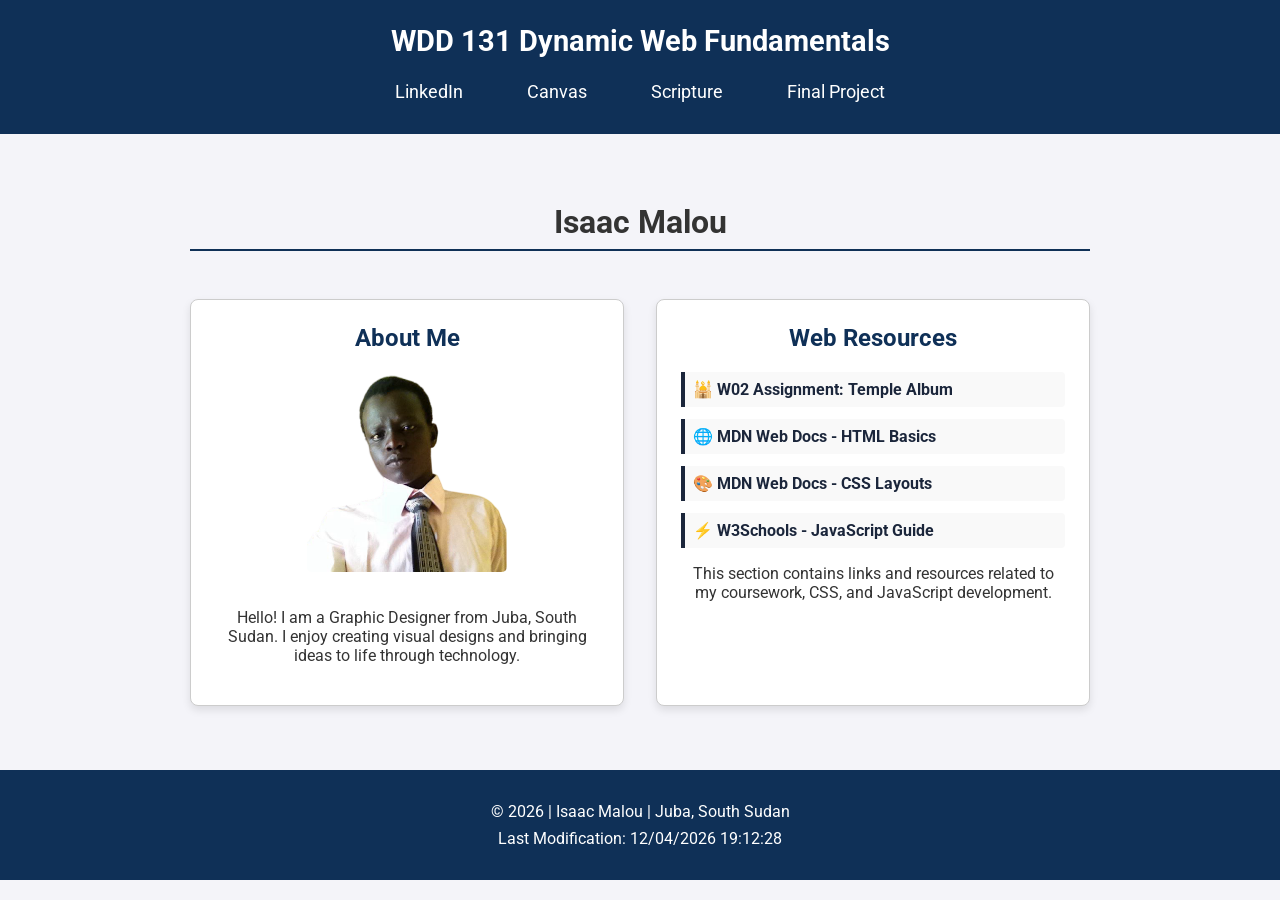
<file: index.html>
<!DOCTYPE html>
<html lang="en">

<head>
    <meta charset="UTF-8">
    <meta name="viewport" content="width=device-width, initial-scale=1.0">
    <title>WDD 131 - Dynamic Web Fundamentals - Isaac Malou</title>
    <meta name="description"
        content="WDD 131 - Dynamic Web Fundamentals. Isaac Malou's portfolio demonstrating HTML, CSS, and JavaScript fundamentals.">
    <meta name="author" content="Isaac Malou">


    <link rel="preconnect" href="https://fonts.googleapis.com">
    <link rel="preconnect" href="https://fonts.gstatic.com" crossorigin>
    <link href="https://fonts.googleapis.com/css2?family=Roboto:wght@400;700&display=swap" rel="stylesheet">


    <link rel="stylesheet" href="styles/base.css">
    <script src="scripts/getdates.js" defer></script>
</head>

<body>
    <header>
        <span id="course-title">WDD 131 Dynamic Web Fundamentals</span>
        <nav>
            <a href="https://www.linkedin.com" target="_blank" rel="noopener noreferrer">LinkedIn</a>
            <a href="https://byupw.instructure.com/" target="_blank" rel="noopener noreferrer">Canvas</a>
            <a href="https://www.churchofjesuschrist.org/study/scriptures/bofm/1-ne/3?lang=eng&id=p7#p7" target="_blank"
                rel="noopener noreferrer">Scripture</a>
            <a href="#">Final Project</a>
        </nav>
    </header>

<main>
    <h1>Isaac Malou</h1>

    <section class="card">
        <h2>About Me</h2>
        <img src="images/profile.png" alt="Isaac Malou Profile Picture" width="200" height="200">
        <p>Hello! I am a Graphic Designer from Juba, South Sudan. I enjoy creating visual designs and bringing ideas to
            life through technology.</p>
    </section>

    <section class="card">
        <h2>Web Resources</h2>
        <ul class="resource-list">
            <li><a href="temples.html">🕌 W02 Assignment: Temple Album</a></li>
            <li><a href="https://developer.mozilla.org/en-US/docs/Web/HTML" target="_blank" rel="noopener noreferrer">🌐
                    MDN Web Docs - HTML Basics</a></li>
            <li><a href="https://developer.mozilla.org/en-US/docs/Web/CSS" target="_blank" rel="noopener noreferrer">🎨
                    MDN Web Docs - CSS Layouts</a></li>
            <li><a href="https://www.w3schools.com/js/" target="_blank" rel="noopener noreferrer">⚡ W3Schools -
                    JavaScript Guide</a></li>
        </ul>
        <p>This section contains links and resources related to my coursework, CSS, and JavaScript development.</p>
    </section>
</main>

    <footer>
        <p>&copy; <span id="currentyear"></span> | Isaac Malou | Juba, South Sudan</p>
        <p id="lastModified"></p>
    </footer>
</body>

</html>
</file>
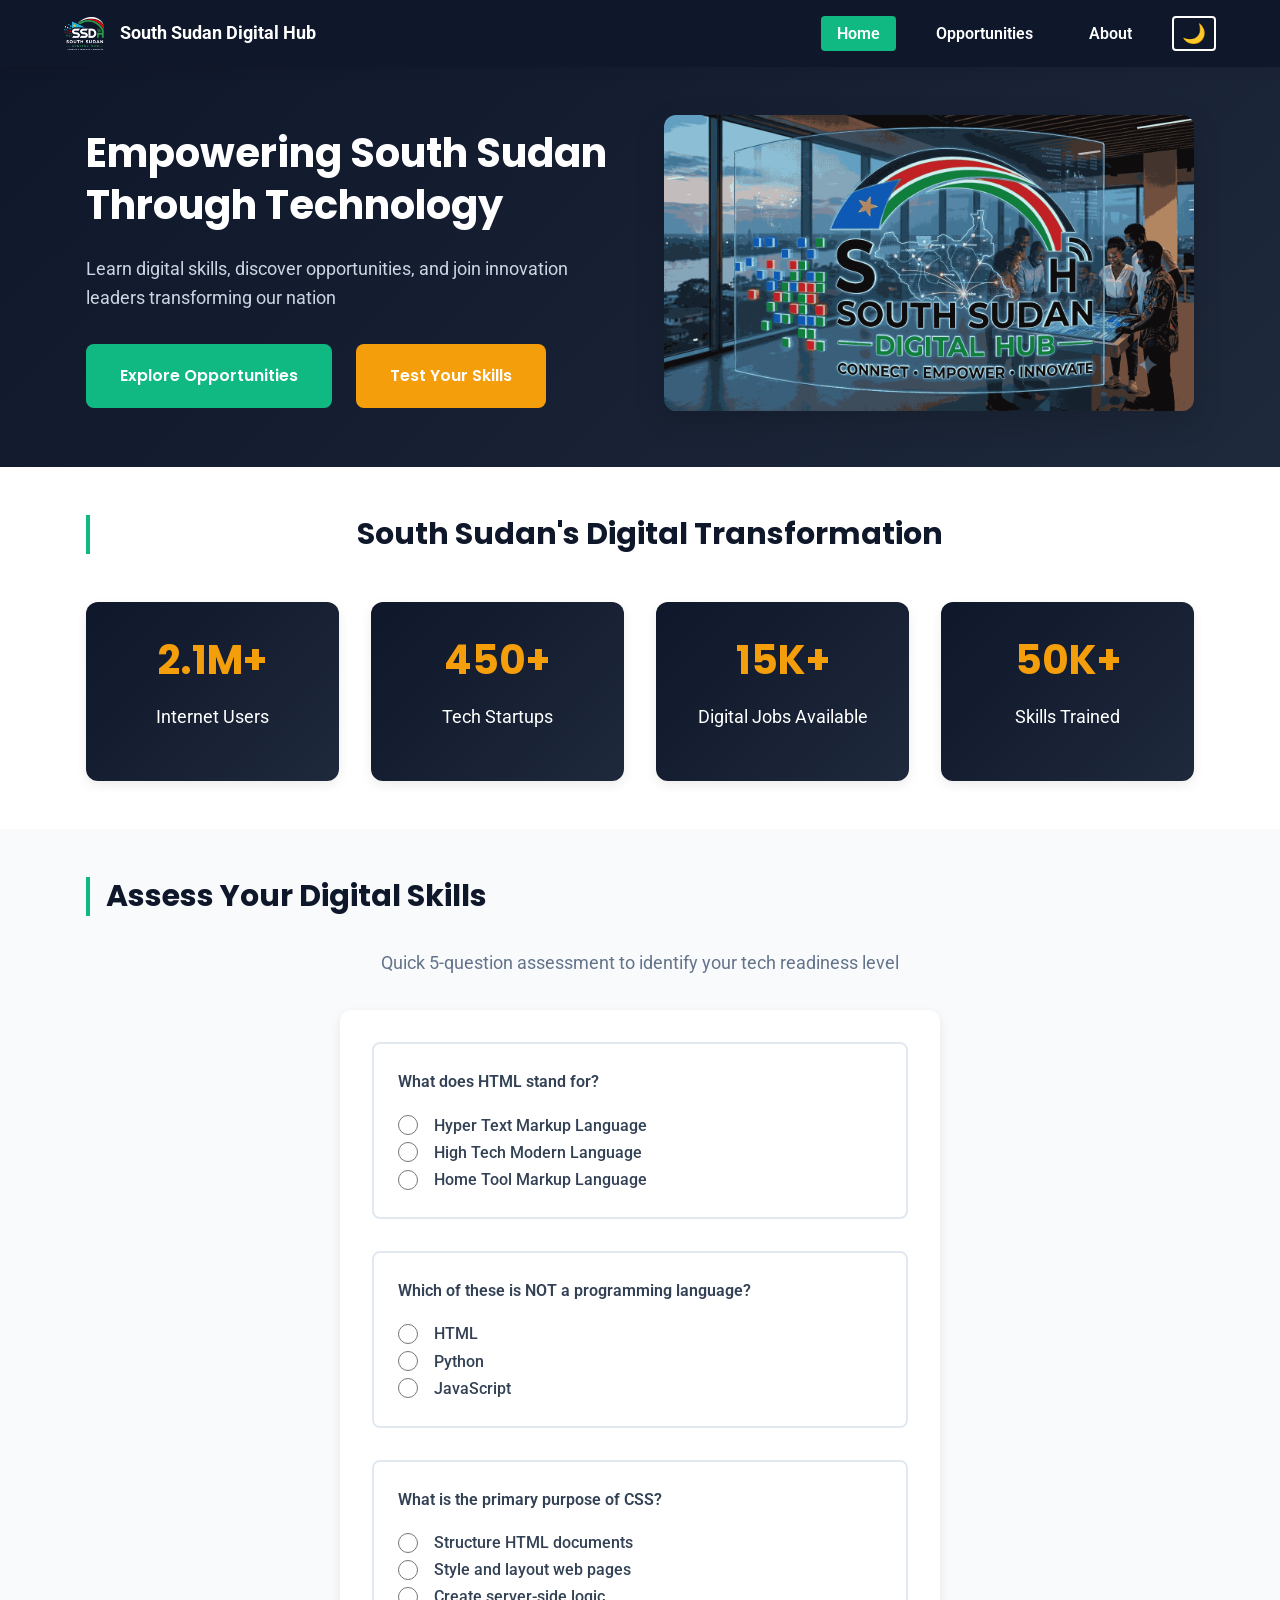
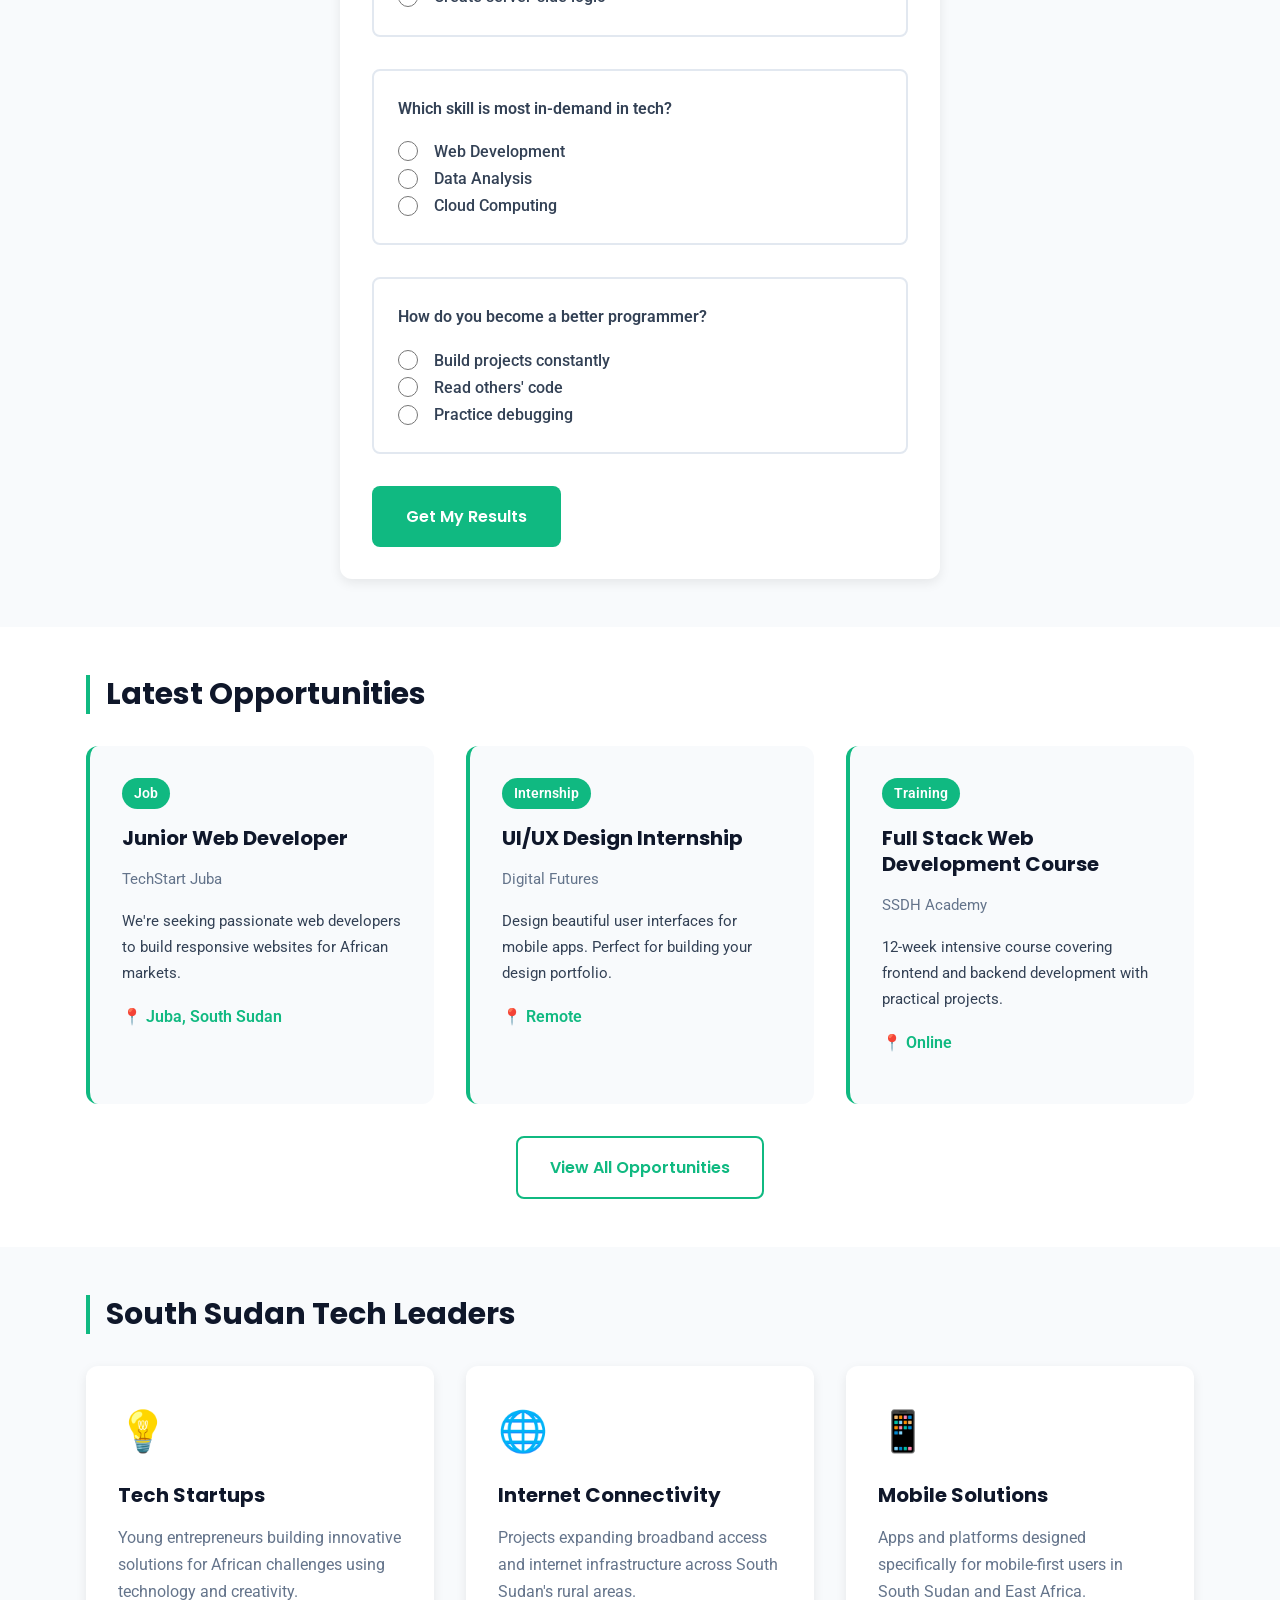
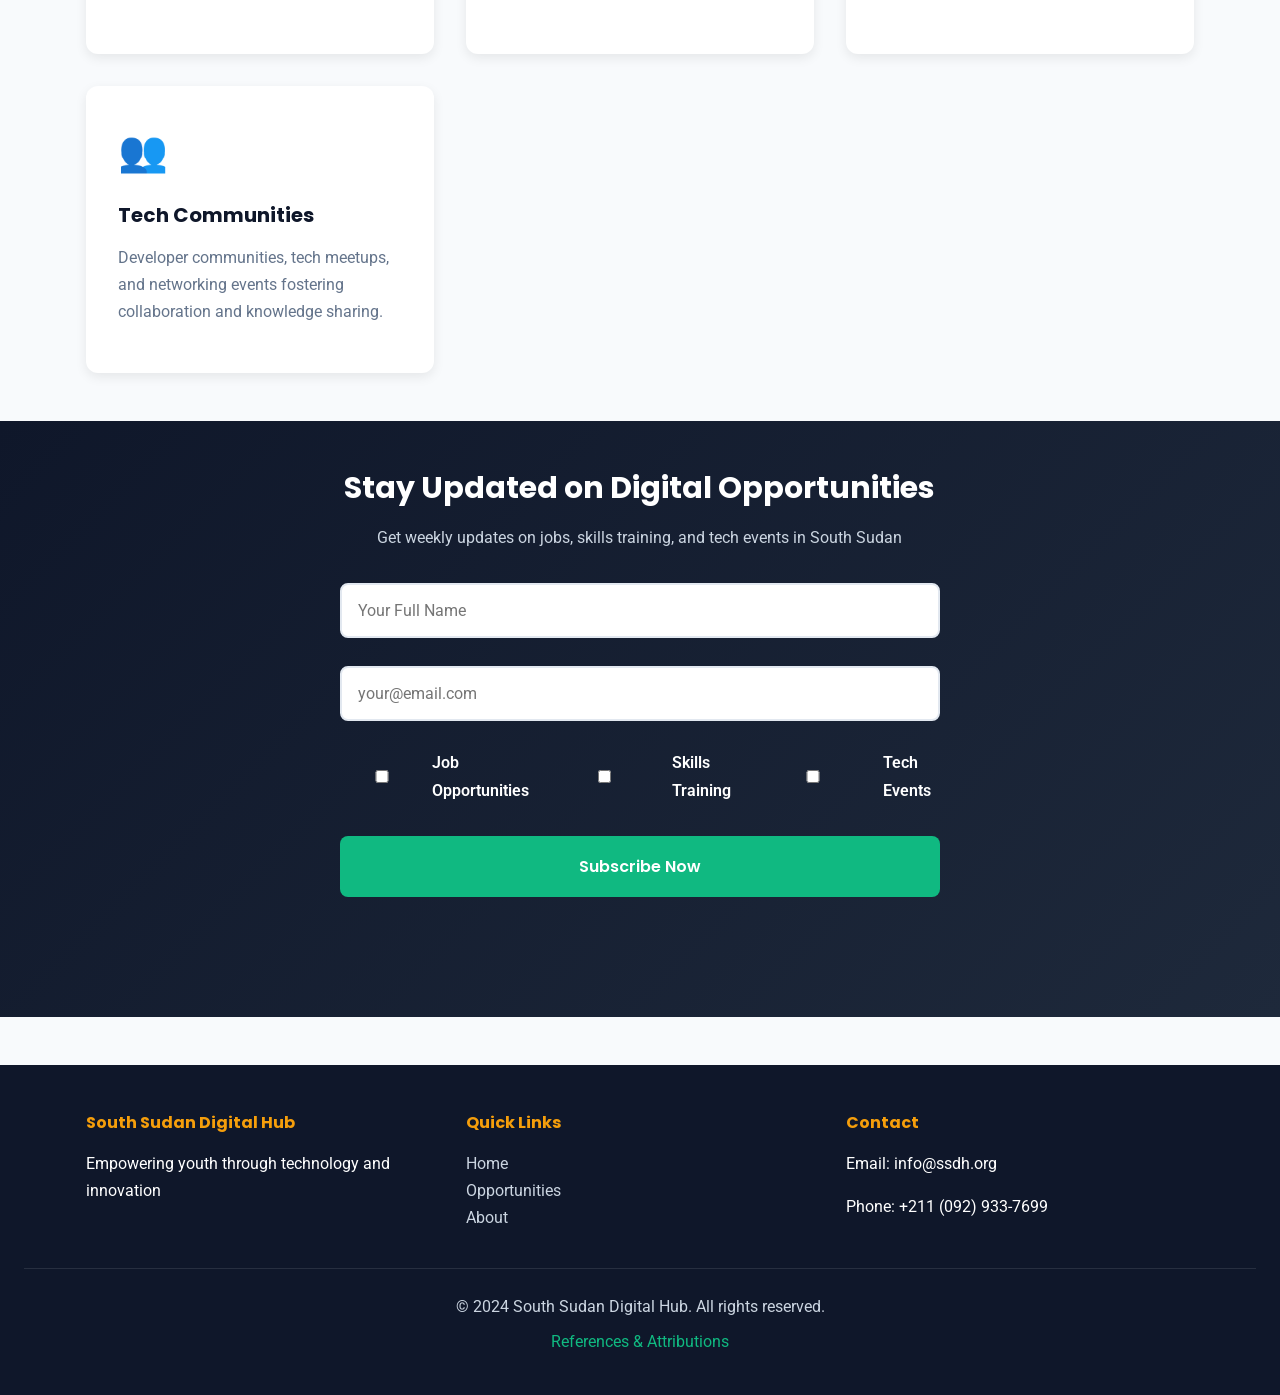
<file: siteplan/index.html>
<!DOCTYPE html>
<html lang="en">
<head>
    <meta charset="UTF-8">
    <meta name="viewport" content="width=device-width, initial-scale=1.0">
    <meta name="description" content="South Sudan Digital Hub - Connecting young people with digital skills, innovation opportunities, and technology resources to drive economic growth.">
    <meta name="author" content="Isaac Malou">
    <meta name="theme-color" content="#0F172A">
    
    <title>South Sudan Digital Hub - Technology & Innovation Hub</title>
    
    <link rel="preconnect" href="https://fonts.googleapis.com">
    <link rel="preconnect" href="https://fonts.gstatic.com" crossorigin>
    <link href="https://fonts.googleapis.com/css2?family=Poppins:wght@400;600;700&family=Roboto:wght@300;400;500&display=swap" rel="stylesheet">
    <link rel="stylesheet" href="styles/styles.css">
</head>
<body>
    <!-- Navigation -->
    <nav class="navbar">
        <div class="container nav-container">
            <div class="nav-brand">
                <img src="images/ssdh_logo0.png" alt="SSDH Logo" class="nav-logo">
                <span>South Sudan Digital Hub</span>
            </div>
            <button class="menu-toggle" id="menuToggle" aria-label="Toggle menu">
                <span></span>
                <span></span>
                <span></span>
            </button>
            <ul class="nav-menu" id="navMenu">
                <li><a href="index.html" class="active">Home</a></li>
                <li><a href="opportunities.html">Opportunities</a></li>
                <li><a href="about.html">About</a></li>
                <li><button id="themeToggle" class="theme-btn" aria-label="Toggle dark mode">🌙</button></li>
            </ul>
        </div>
    </nav>

    <!-- Hero Section -->
    <header class="hero">
        <div class="container">
            <div class="hero-content">
                <h1>Empowering South Sudan Through Technology</h1>
                <p class="hero-subtitle">Learn digital skills, discover opportunities, and join innovation leaders transforming our nation</p>
                <div class="hero-buttons">
                    <a href="opportunities.html" class="btn btn-primary">Explore Opportunities</a>
                    <a href="#skills-quiz" class="btn btn-secondary">Test Your Skills</a>
                </div>
            </div>
            <div class="hero-image">
                <img src="images/hero-tech.png" alt="South Sudan Digital Innovation" loading="lazy">
            </div>
        </div>
    </header>

    <main>
        <!-- Digital Impact Statistics -->
        <section class="statistics">
            <div class="container">
                <h2>South Sudan's Digital Transformation</h2>
                <div class="stats-grid">
                    <div class="stat-card">
                        <h3 class="stat-number" id="stat-users">2.1M+</h3>
                        <p>Internet Users</p>
                    </div>
                    <div class="stat-card">
                        <h3 class="stat-number" id="stat-startups">450+</h3>
                        <p>Tech Startups</p>
                    </div>
                    <div class="stat-card">
                        <h3 class="stat-number" id="stat-jobs">15K+</h3>
                        <p>Digital Jobs Available</p>
                    </div>
                    <div class="stat-card">
                        <h3 class="stat-number" id="stat-trained">50K+</h3>
                        <p>Skills Trained</p>
                    </div>
                </div>
            </div>
        </section>

        <!-- Skills Assessment Quiz -->
        <section class="skills-quiz" id="skills-quiz">
            <div class="container">
                <h2>Assess Your Digital Skills</h2>
                <p class="section-subtitle">Quick 5-question assessment to identify your tech readiness level</p>
                
                <div class="quiz-container">
                    <form id="quizForm">
                        <div class="quiz-questions" id="quizQuestions">
                            <!-- Questions will be populated by JavaScript -->
                        </div>
                        <button type="submit" class="btn btn-primary">Get My Results</button>
                    </form>
                    
                    <div id="quizResults" class="quiz-results" style="display: none;">
                        <h3>Your Digital Skills Level</h3>
                        <div class="result-badge" id="resultBadge"></div>
                        <p id="resultMessage"></p>
                        <div id="recommendedPath"></div>
                        <button class="btn btn-secondary" onclick="document.getElementById('quizForm').style.display='block'; document.getElementById('quizResults').style.display='none'; document.getElementById('quizForm').reset();">
                            Retake Quiz
                        </button>
                    </div>
                </div>
            </div>
        </section>

        <!-- Featured Opportunities -->
        <section class="featured-opportunities">
            <div class="container">
                <h2>Latest Opportunities</h2>
                <div class="opportunity-cards" id="opportunityCards">
                    <!-- Populated by JavaScript -->
                </div>
                <div class="view-all">
                    <a href="opportunities.html" class="btn btn-outline">View All Opportunities</a>
                </div>
            </div>
        </section>

        <!-- Innovation Highlights -->
        <section class="innovations">
            <div class="container">
                <h2>South Sudan Tech Leaders</h2>
                <div class="innovation-grid" id="innovationGrid">
                    <!-- Populated by JavaScript -->
                </div>
            </div>
        </section>

        <!-- Newsletter Signup Form -->
        <section class="newsletter">
            <div class="container">
                <h2>Stay Updated on Digital Opportunities</h2>
                <p>Get weekly updates on jobs, skills training, and tech events in South Sudan</p>
                <form id="newsletterForm" class="newsletter-form">
                    <div class="form-group">
                        <input type="text" id="userName" name="name" placeholder="Your Full Name" required>
                        <span class="error-message" id="nameError"></span>
                    </div>
                    <div class="form-group">
                        <input type="email" id="userEmail" name="email" placeholder="your@email.com" required>
                        <span class="error-message" id="emailError"></span>
                    </div>
                    <div class="form-group checkbox-group">
                        <label>
                            <input type="checkbox" name="interests" value="jobs"> Job Opportunities
                        </label>
                        <label>
                            <input type="checkbox" name="interests" value="training"> Skills Training
                        </label>
                        <label>
                            <input type="checkbox" name="interests" value="events"> Tech Events
                        </label>
                    </div>
                    <button type="submit" class="btn btn-primary">Subscribe Now</button>
                    <div id="formMessage" class="form-message"></div>
                </form>
            </div>
        </section>
    </main>

    <!-- Footer -->
    <footer>
        <div class="container footer-content">
            <div class="footer-section">
                <h4>South Sudan Digital Hub</h4>
                <p>Empowering youth through technology and innovation</p>
            </div>
            <div class="footer-section">
                <h4>Quick Links</h4>
                <ul>
                    <li><a href="index.html">Home</a></li>
                    <li><a href="opportunities.html">Opportunities</a></li>
                    <li><a href="about.html">About</a></li>
                </ul>
            </div>
            <div class="footer-section">
                <h4>Contact</h4>
                <p>Email: info@ssdh.org</p>
                <p>Phone: +211 (092) 933-7699</p>
            </div>
        </div>
        <div class="footer-bottom">
            <p>&copy; 2024 South Sudan Digital Hub. All rights reserved.</p>
            <p><a href="about.html#references">References & Attributions</a></p>
        </div>
    </footer>

    <script src="scripts/script.js"></script>
</body>
</html>
</file>
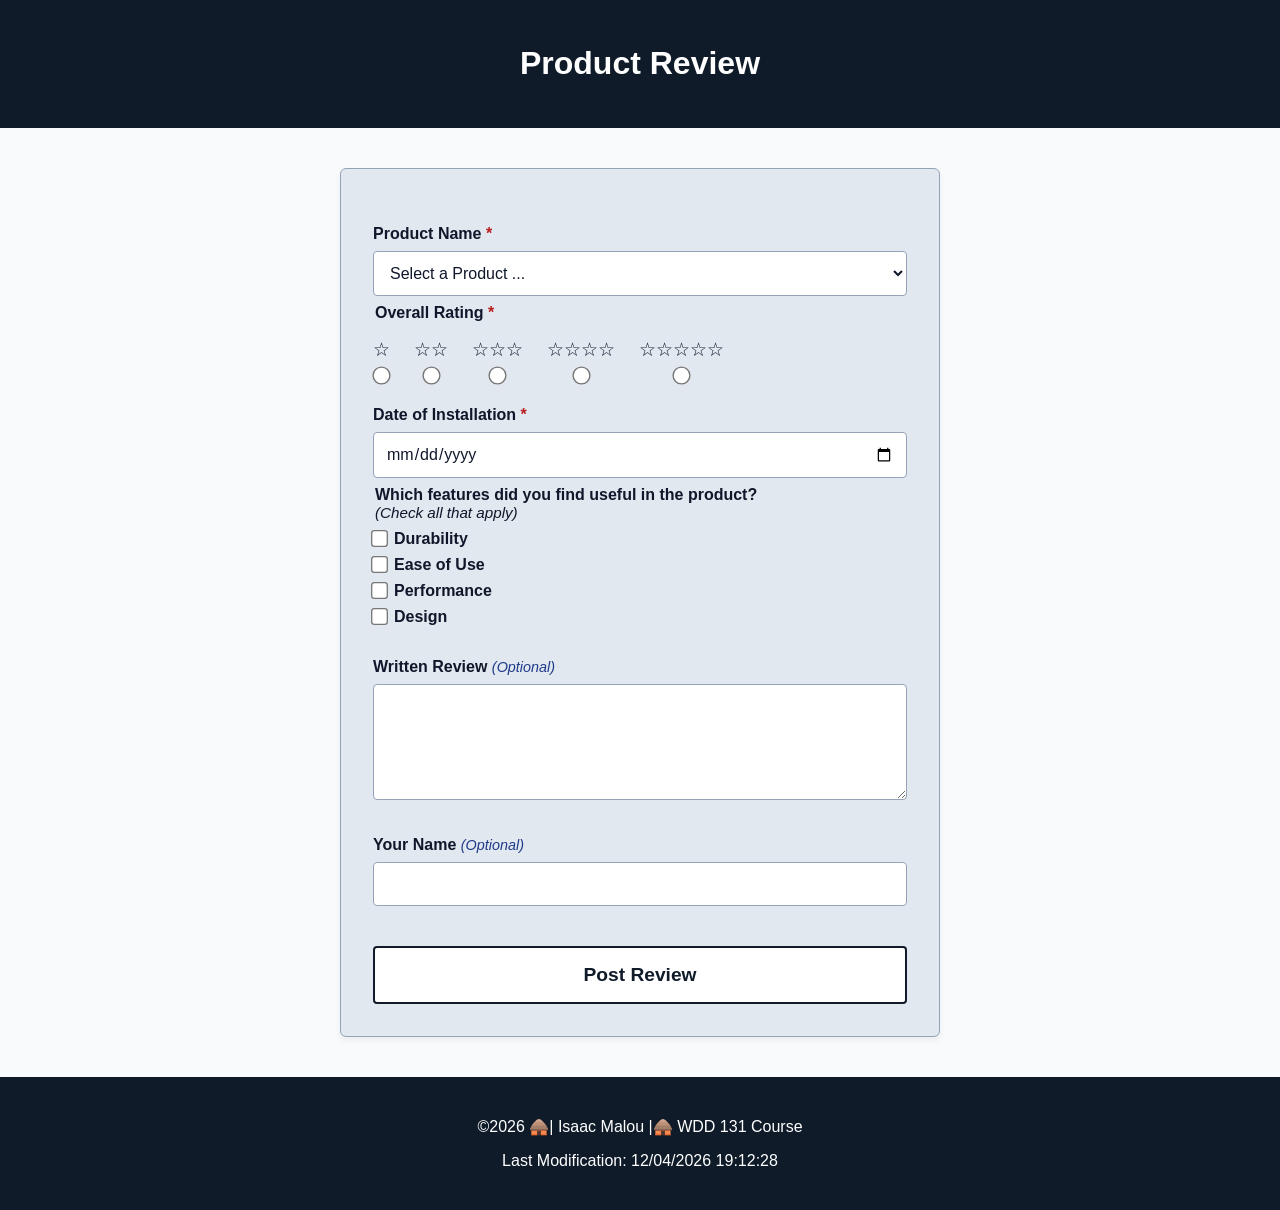
<file: form.html>
<!DOCTYPE html>
<html lang="en">

<head>
    <meta charset="UTF-8">
    <meta name="viewport" content="width=device-width, initial-scale=1.0">
    <title>Product Review Form</title>
    <meta name="description" content="Product review form allowing users to rate and review our products.">
    <meta name="author" content="Isaac Malou">
    <link rel="stylesheet" href="styles/form.css">
    <script src="scripts/form.js" defer></script>
</head>

<body>
    <header>
        <h1>Product Review</h1>
    </header>

    <main>
        <form method="get" action="review.html" class="review-form">
            <fieldset class="main-fieldset">
                <legend class="sr-only">Review Details</legend>

                <label for="productName">Product Name <span class="required-indicator">*</span></label>
                <select id="productName" name="productName" required>
                    <option value="" disabled selected>Select a Product ...</option>
                </select>

                <fieldset class="rating-group">
                    <legend>Overall Rating <span class="required-indicator">*</span></legend>
                    <div class="stars">
                        <div class="star-col">
                            <label for="star1">&#9734;</label>
                            <input type="radio" id="star1" name="rating" value="1" required aria-label="1 Star">
                        </div>
                        <div class="star-col">
                            <label for="star2">&#9734;&#9734;</label>
                            <input type="radio" id="star2" name="rating" value="2" required aria-label="2 Stars">
                        </div>
                        <div class="star-col">
                            <label for="star3">&#9734;&#9734;&#9734;</label>
                            <input type="radio" id="star3" name="rating" value="3" required aria-label="3 Stars">
                        </div>
                        <div class="star-col">
                            <label for="star4">&#9734;&#9734;&#9734;&#9734;</label>
                            <input type="radio" id="star4" name="rating" value="4" required aria-label="4 Stars">
                        </div>
                        <div class="star-col">
                            <label for="star5">&#9734;&#9734;&#9734;&#9734;&#9734;</label>
                            <input type="radio" id="star5" name="rating" value="5" required aria-label="5 Stars">
                        </div>
                    </div>
                </fieldset>

                <label for="installDate">Date of Installation <span class="required-indicator">*</span></label>
                <input type="date" id="installDate" name="installDate" required>

                <fieldset class="features-group">
                    <legend>Which features did you find useful in the product? <br><em>(Check all that apply)</em>
                    </legend>

                    <div class="checkbox-item">
                        <input type="checkbox" id="feature1" name="feature" value="durability">
                        <label for="feature1">Durability</label>
                    </div>
                    <div class="checkbox-item">
                        <input type="checkbox" id="feature2" name="feature" value="ease">
                        <label for="feature2">Ease of Use</label>
                    </div>
                    <div class="checkbox-item">
                        <input type="checkbox" id="feature3" name="feature" value="performance">
                        <label for="feature3">Performance</label>
                    </div>
                    <div class="checkbox-item">
                        <input type="checkbox" id="feature4" name="feature" value="design">
                        <label for="feature4">Design</label>
                    </div>
                </fieldset>

                <label for="writtenReview">Written Review <span class="optional">(Optional)</span></label>
                <textarea id="writtenReview" name="writtenReview" rows="5"></textarea>

                <label for="userName">Your Name <span class="optional">(Optional)</span></label>
                <input type="text" id="userName" name="userName">
            </fieldset>

            <input type="submit" value="Post Review" class="submit-btn">
        </form>
    </main>

    <footer>
        <p>&copy;<span id="currentyear"></span> 🛖| Isaac Malou |🛖 WDD 131 Course</p>
        <p id="lastModified"></p>
    </footer>
</body>

</html>
</file>
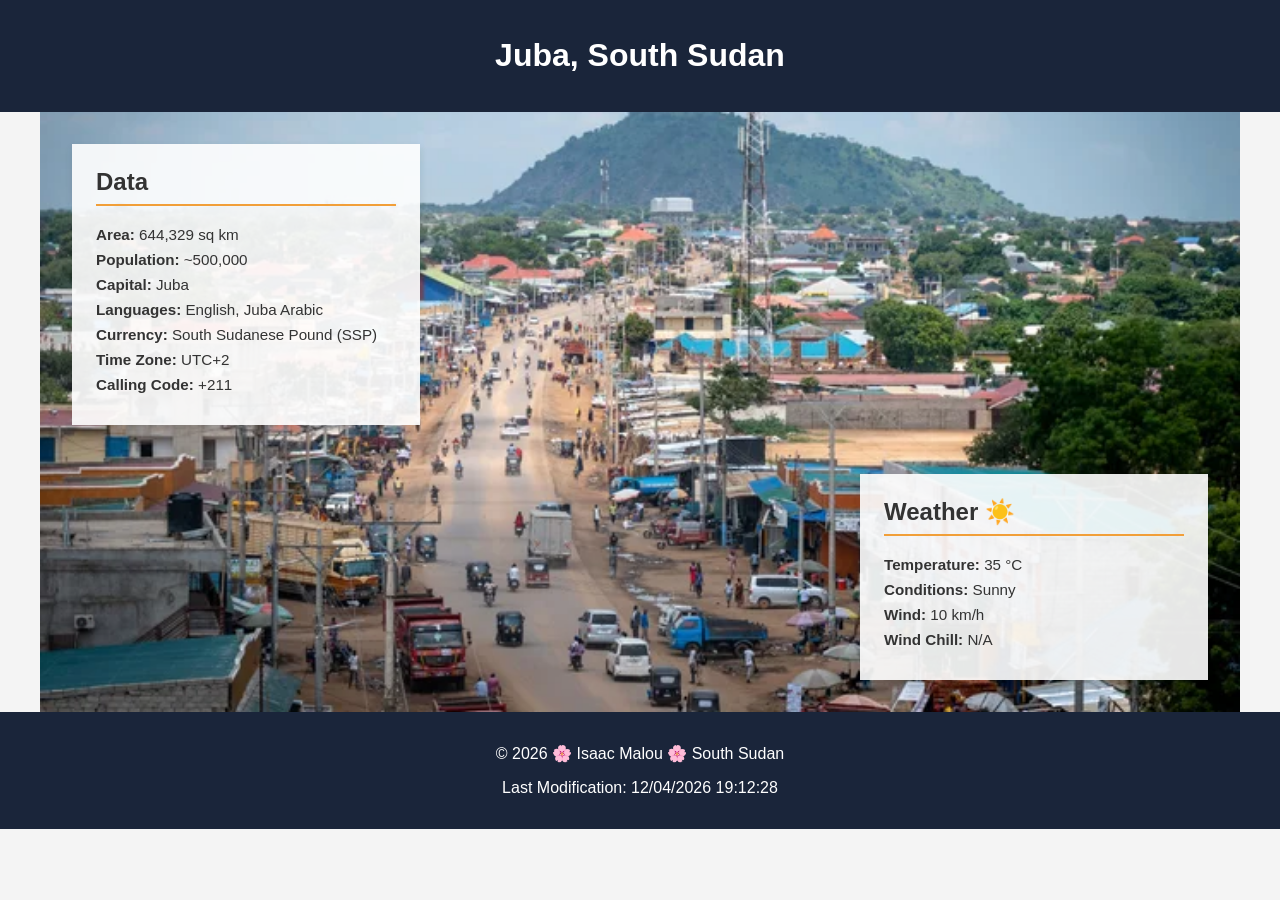
<file: place.html>
<!DOCTYPE html>
<html lang="en">

<head>
    <meta charset="UTF-8">
    <meta name="viewport" content="width=device-width, initial-scale=1.0">
    <title>WDD 131 - Juba, South Sudan</title>
    <meta name="description" content="A page dedicated to Juba, showcasing weather and demographic data.">
    <meta name="author" content="Isaac Malou">

    <link rel="stylesheet" href="styles/place.css">
    <script src="scripts/place.js" defer></script>
</head>

<body>
    <header>
        <h1>Juba, South Sudan</h1>
    </header>

    <main>
        <div class="hero-container">

            <picture class="hero">
                <source srcset="images/juba-view-large.webp" media="(min-width: 768px)">
                <img src="images/juba-view-small.webp" alt="Landscape view of Juba, South Sudan" width="500"
                    height="300" loading="lazy">
            </picture>

            <section class="card data-card">
                <h2>Data</h2>
                <p><strong>Area:</strong> 644,329 sq km</p>
                <p><strong>Population:</strong> ~500,000</p>
                <p><strong>Capital:</strong> Juba</p>
                <p><strong>Languages:</strong> English, Juba Arabic</p>
                <p><strong>Currency:</strong> South Sudanese Pound (SSP)</p>
                <p><strong>Time Zone:</strong> UTC+2</p>
                <p><strong>Calling Code:</strong> +211</p>
            </section>

            <section class="card weather-card">
                <h2>Weather <span class="desktop-weather-icon"></span></h2>

                <img src="images/weather-icon.svg" alt="Sunny weather icon" class="mobile-icon" width="60" height="60">

                <p><strong>Temperature:</strong> <span id="temperature">35</span> °C</p>
                <p><strong>Conditions:</strong> Sunny</p>
                <p><strong>Wind:</strong> <span id="windSpeed">10</span> km/h</p>
                <p><strong>Wind Chill:</strong> <span id="windChill"></span></p>
            </section>

        </div>
    </main>

    <footer>
        <p>&copy; <span id="currentyear"></span> 🌸 Isaac Malou 🌸 South Sudan</p>
        <p id="lastModified"></p>
    </footer>
</body>

</html>
</file>
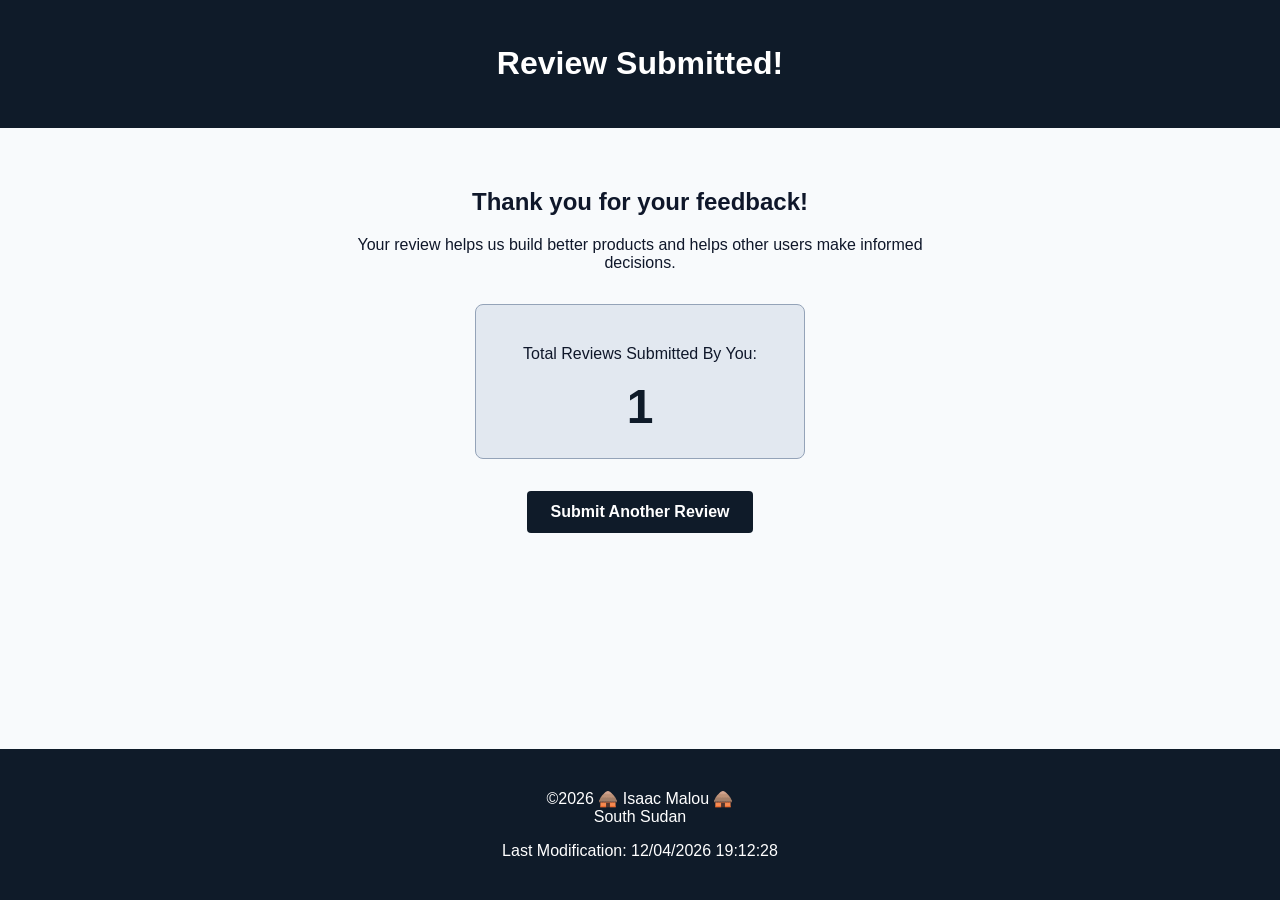
<file: review.html>
<!DOCTYPE html>
<html lang="en">

<head>
    <meta charset="UTF-8">
    <meta name="viewport" content="width=device-width, initial-scale=1.0">
    <title>Review Confirmation</title>
    <meta name="description" content="Thank you page confirming your successful product review submission.">
    <meta name="author" content="Isaac Malou">
    <link rel="stylesheet" href="styles/form.css">
    <script src="scripts/review.js" defer></script>
</head>

<body>
    <header>
        <h1>Review Submitted!</h1>
    </header>

    <main class="confirmation-container">
        <h2>Thank you for your feedback!</h2>
        <p>Your review helps us build better products and helps other users make informed decisions.</p>

        <div class="counter-box">
            <p>Total Reviews Submitted By You:</p>
            <h3 id="reviewCount">0</h3>
        </div>

        <p><a href="form.html" class="back-link">Submit Another Review</a></p>
    </main>

    <footer>
        <p>&copy;<span id="currentyear"></span> 🛖 Isaac Malou 🛖 <br> South Sudan</p>
        <p id="lastModified"></p>
    </footer>
</body>

</html>
</file>
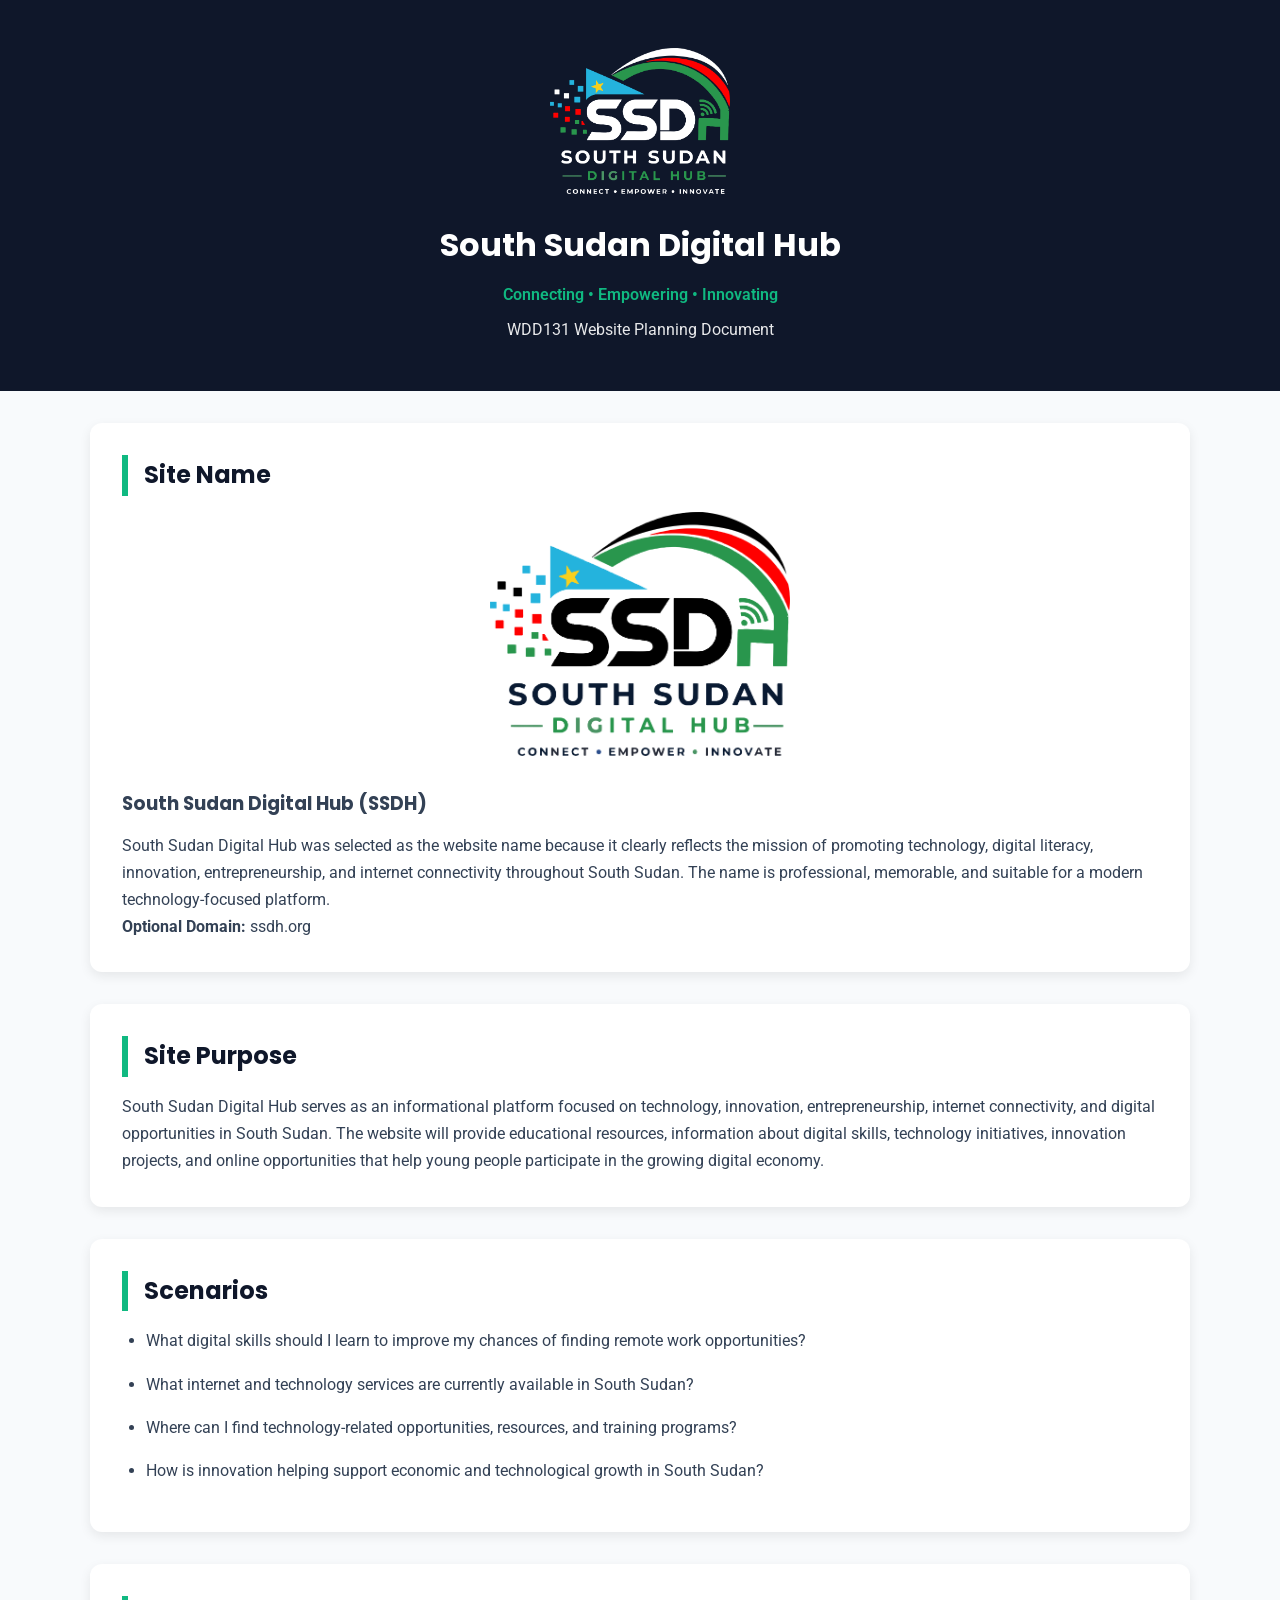
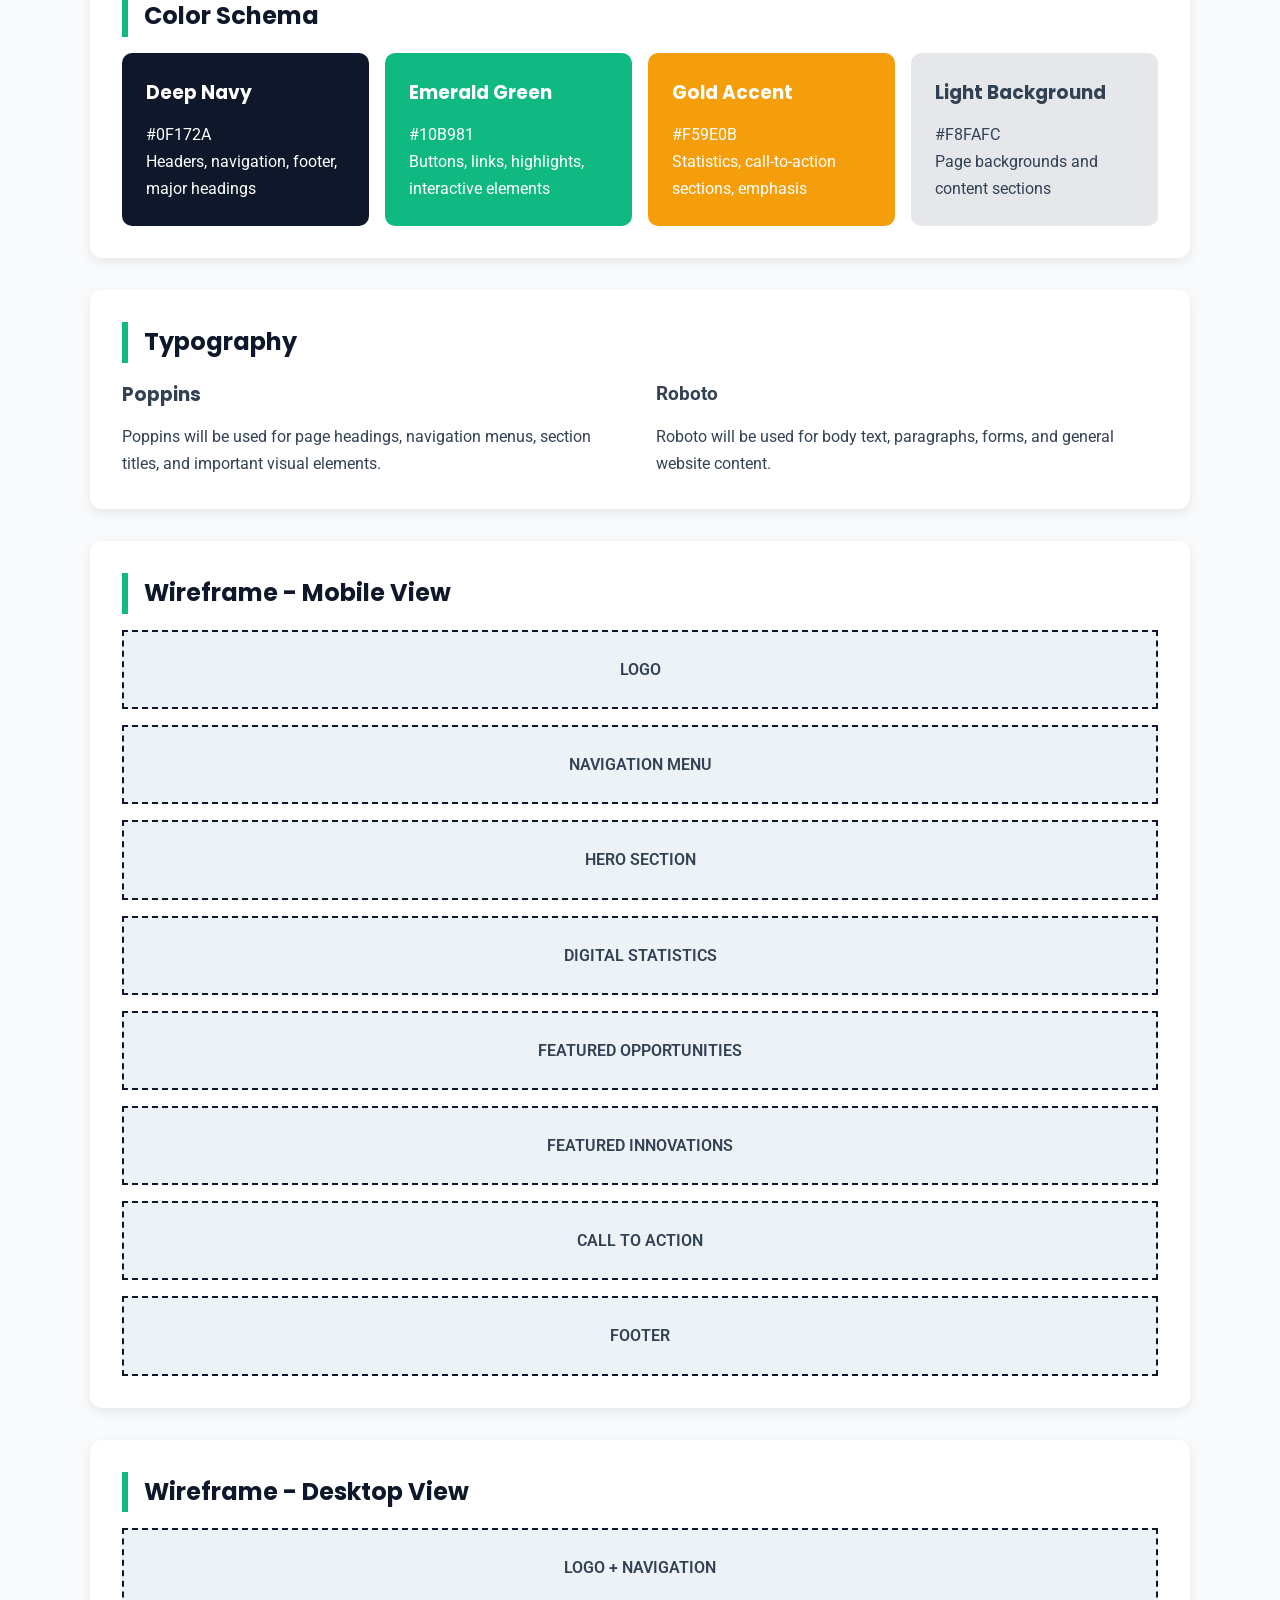
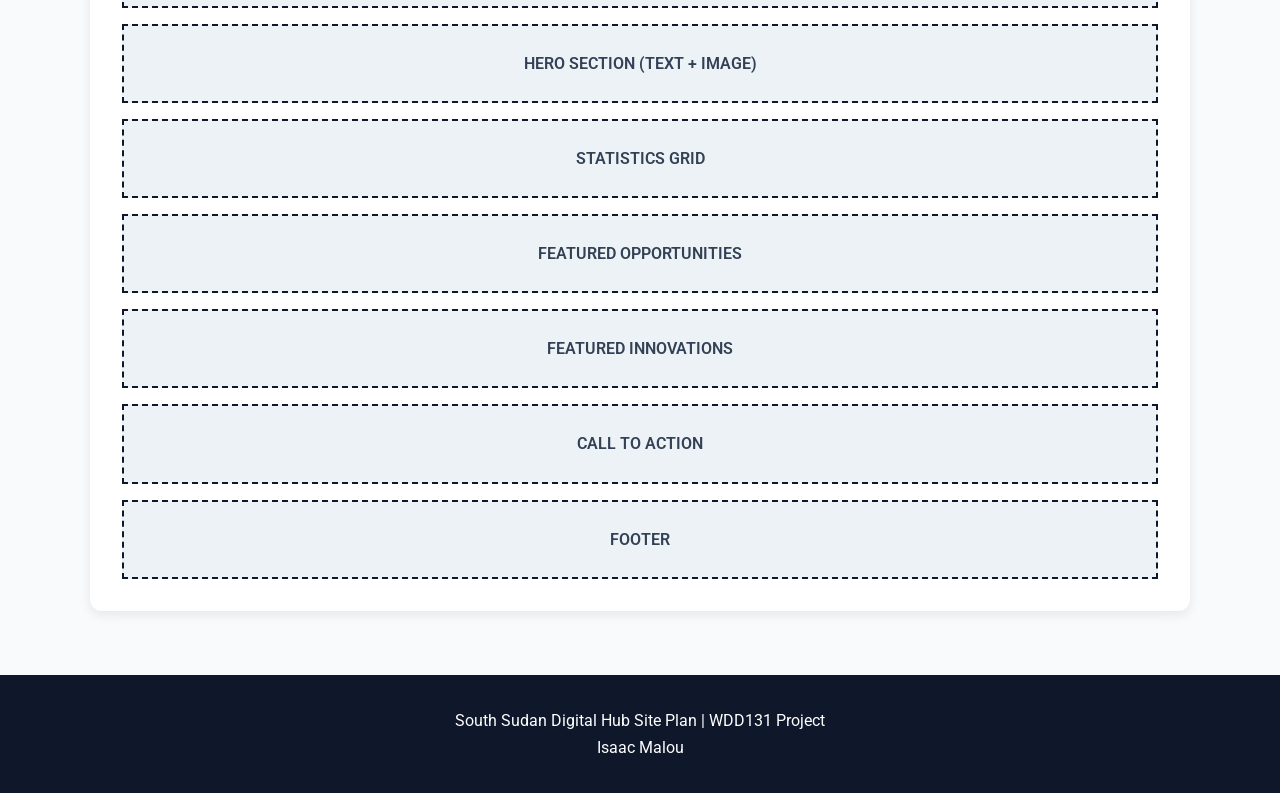
<file: project/siteplan.html>
<!DOCTYPE html>
<html lang="en">

<head>
    <meta charset="UTF-8">
    <meta name="viewport" content="width=device-width, initial-scale=1.0">

    <meta name="description"
        content="Site plan and planning document for the South Sudan Digital Hub website, detailing purpose, scenarios, color schema, typography, and wireframes.">

    <meta name="author" content="Isaac Malou">

    <title>South Sudan Digital Hub - Site Plan</title>

    <link rel="preconnect" href="https://fonts.googleapis.com">
    <link rel="preconnect" href="https://fonts.gstatic.com" crossorigin>

    <link
        href="https://fonts.googleapis.com/css2?family=Poppins:wght@400;600;700&family=Roboto:wght@300;400;500&display=swap"
        rel="stylesheet">

    <link rel="stylesheet" href="styles/siteplan.css">
</head>

<body>

    <header>
        <div class="container">

            <img src="images/ssdh_logo0.png" alt="South Sudan Digital Hub Logo" class="header-logo">

            <h1>South Sudan Digital Hub</h1>

            <p class="tagline">
                Connecting • Empowering • Innovating
            </p>

            <p class="site-plan-label">
                WDD131 Website Planning Document
            </p>

        </div>
    </header>

    <main class="container">

        <section class="card">
            <h2>Site Name</h2>

            <div class="logo-section">
                <img src="images/ssdh_logoo.png" alt="South Sudan Digital Hub Logo" class="site-logo">
            </div>

            <h3>South Sudan Digital Hub (SSDH)</h3>

            <p>
                South Sudan Digital Hub was selected as the website name because it clearly reflects the mission of
                promoting technology, digital literacy, innovation, entrepreneurship, and internet connectivity
                throughout South Sudan. The name is professional, memorable, and suitable for a modern
                technology-focused platform.
            </p>

            <p>
                <strong>Optional Domain:</strong> ssdh.org
            </p>
        </section>

        <section class="card">
            <h2>Site Purpose</h2>

            <p>
                South Sudan Digital Hub serves as an informational platform focused on technology, innovation,
                entrepreneurship, internet connectivity, and digital opportunities in South Sudan. The website will
                provide educational resources, information about digital skills, technology initiatives, innovation
                projects, and online opportunities that help young people participate in the growing digital economy.
            </p>
        </section>

        <section class="card">
            <h2>Scenarios</h2>

            <ul>
                <li>
                    What digital skills should I learn to improve my chances of finding remote work opportunities?
                </li>

                <li>
                    What internet and technology services are currently available in South Sudan?
                </li>

                <li>
                    Where can I find technology-related opportunities, resources, and training programs?
                </li>

                <li>
                    How is innovation helping support economic and technological growth in South Sudan?
                </li>
            </ul>
        </section>

        <section class="card">
            <h2>Color Schema</h2>

            <div class="color-grid">

                <div class="color-box navy">
                    <h3>Deep Navy</h3>
                    <p>#0F172A</p>
                    <p>Headers, navigation, footer, major headings</p>
                </div>

                <div class="color-box green">
                    <h3>Emerald Green</h3>
                    <p>#10B981</p>
                    <p>Buttons, links, highlights, interactive elements</p>
                </div>

                <div class="color-box gold">
                    <h3>Gold Accent</h3>
                    <p>#F59E0B</p>
                    <p>Statistics, call-to-action sections, emphasis</p>
                </div>

                <div class="color-box light">
                    <h3>Light Background</h3>
                    <p>#F8FAFC</p>
                    <p>Page backgrounds and content sections</p>
                </div>

            </div>
        </section>

        <section class="card">
            <h2>Typography</h2>

            <div class="typography">

                <div>
                    <h3>Poppins</h3>
                    <p>
                        Poppins will be used for page headings, navigation menus, section titles, and important visual
                        elements.
                    </p>
                </div>

                <div>
                    <h3 class="roboto-heading">Roboto</h3>
                    <p class="roboto-text">
                        Roboto will be used for body text, paragraphs, forms, and general website content.
                    </p>
                </div>

            </div>
        </section>

        <section class="card">
            <h2>Wireframe - Mobile View</h2>

            <div class="wireframe">

                <div>LOGO</div>
                <div>NAVIGATION MENU</div>
                <div>HERO SECTION</div>
                <div>DIGITAL STATISTICS</div>
                <div>FEATURED OPPORTUNITIES</div>
                <div>FEATURED INNOVATIONS</div>
                <div>CALL TO ACTION</div>
                <div>FOOTER</div>

            </div>

        </section>

        <section class="card">
            <h2>Wireframe - Desktop View</h2>

            <div class="wireframe desktop">

                <div>LOGO + NAVIGATION</div>
                <div>HERO SECTION (TEXT + IMAGE)</div>
                <div>STATISTICS GRID</div>
                <div>FEATURED OPPORTUNITIES</div>
                <div>FEATURED INNOVATIONS</div>
                <div>CALL TO ACTION</div>
                <div>FOOTER</div>

            </div>

        </section>

    </main>

    <footer>
        <p>
            South Sudan Digital Hub Site Plan | WDD131 Project
        </p>

        <p>
            Isaac Malou
        </p>
    </footer>

</body>

</html>
</file>
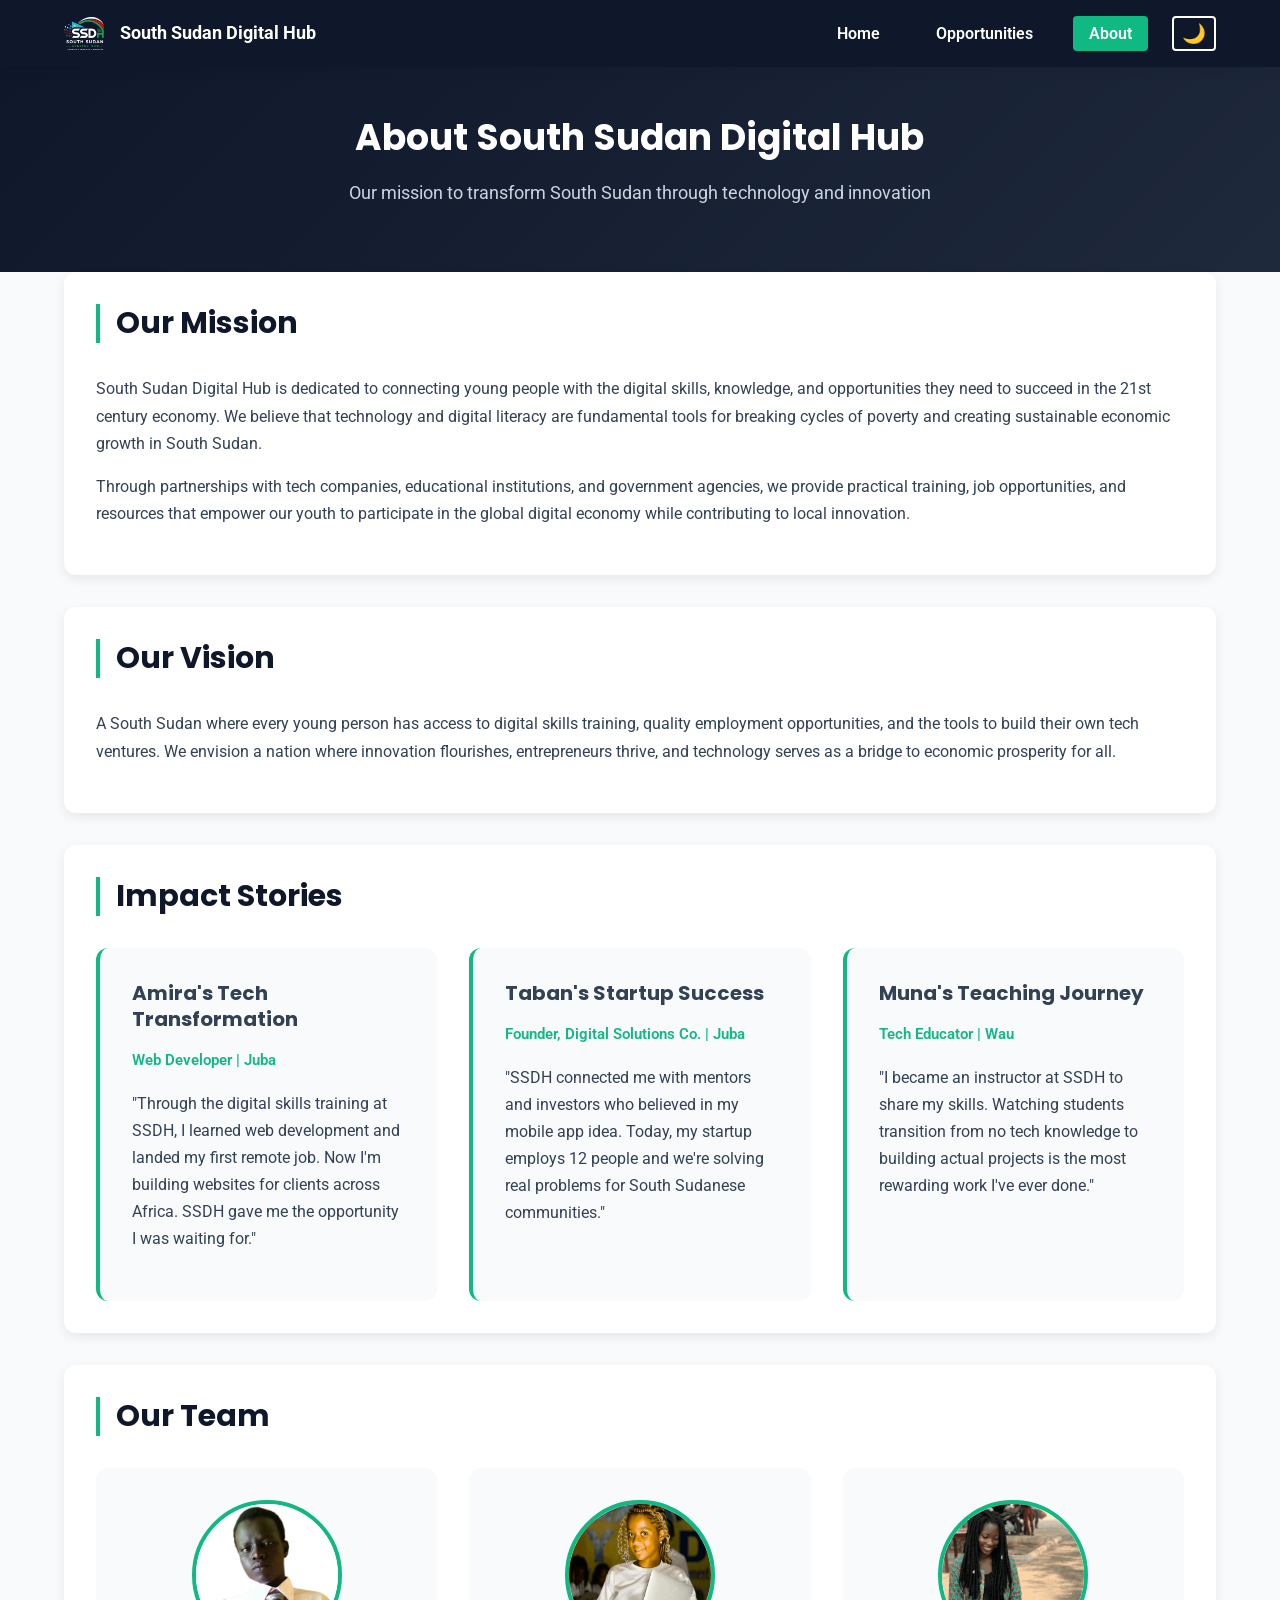
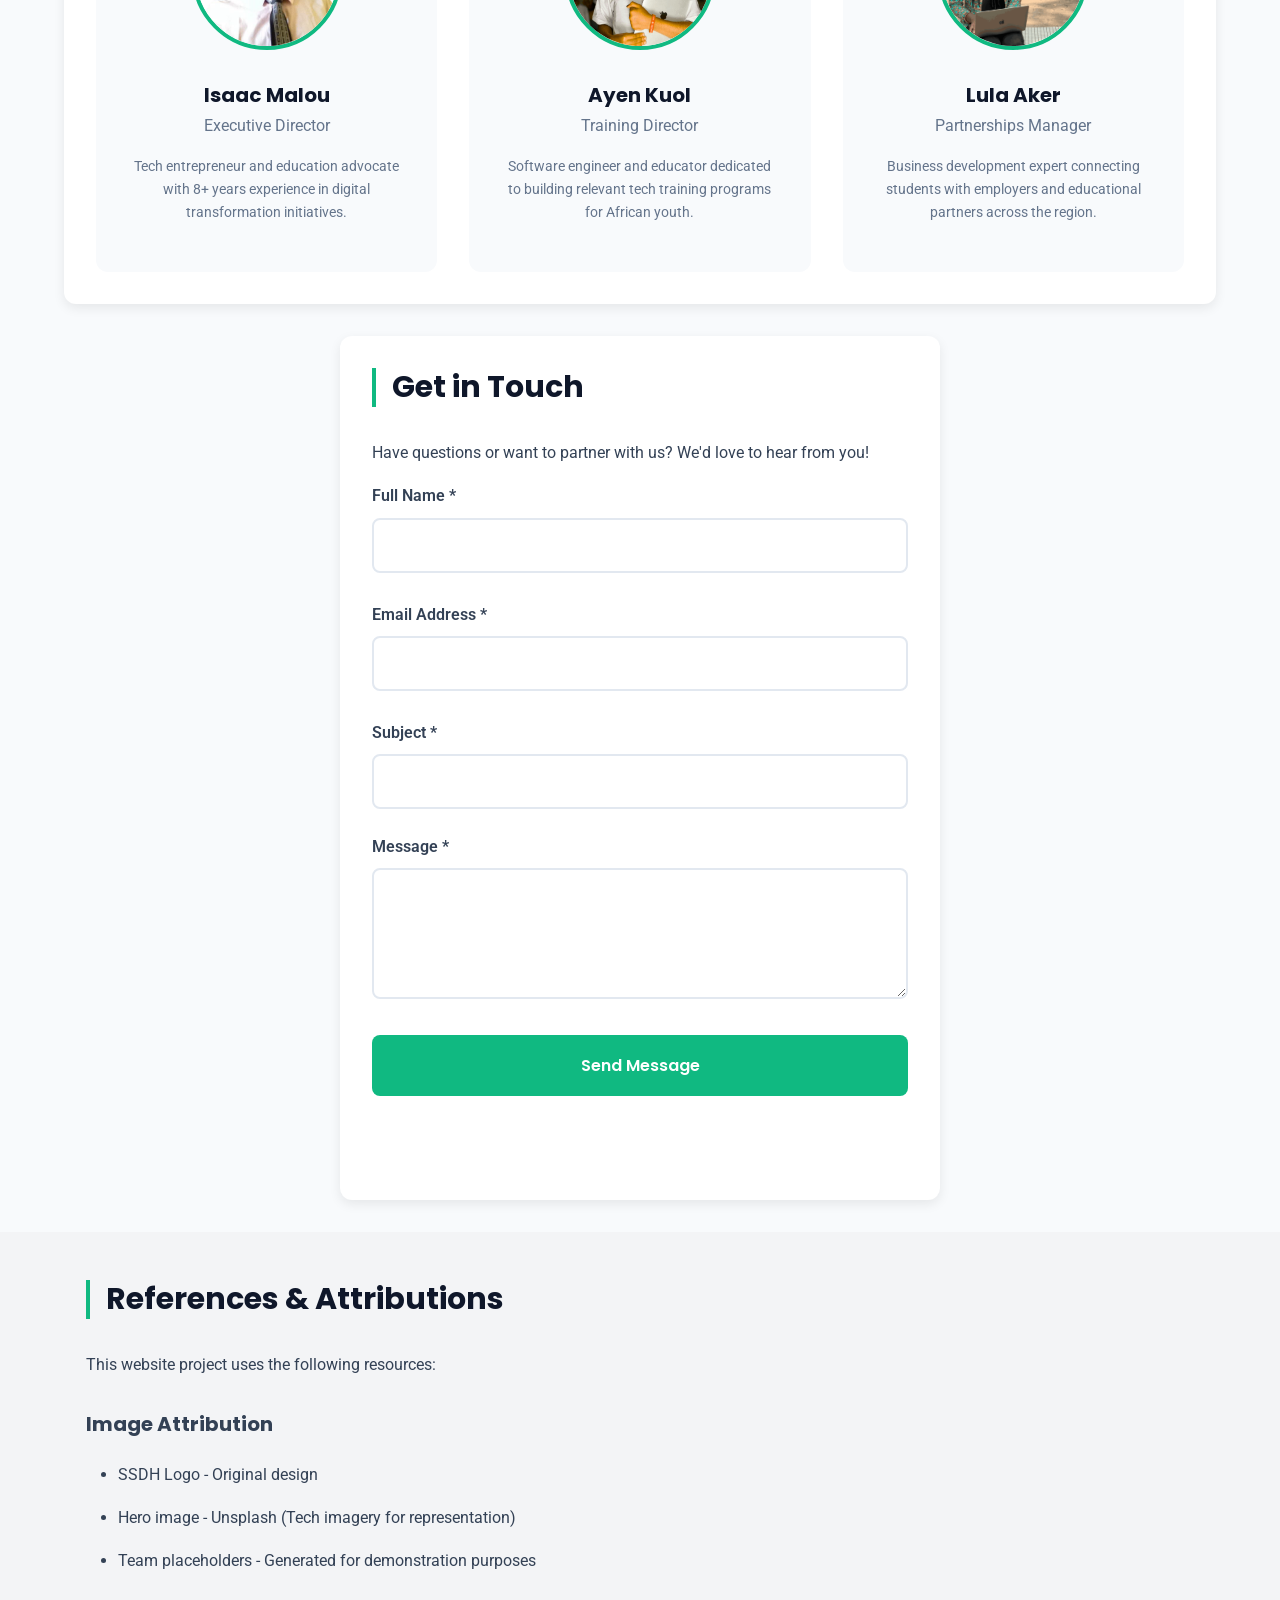
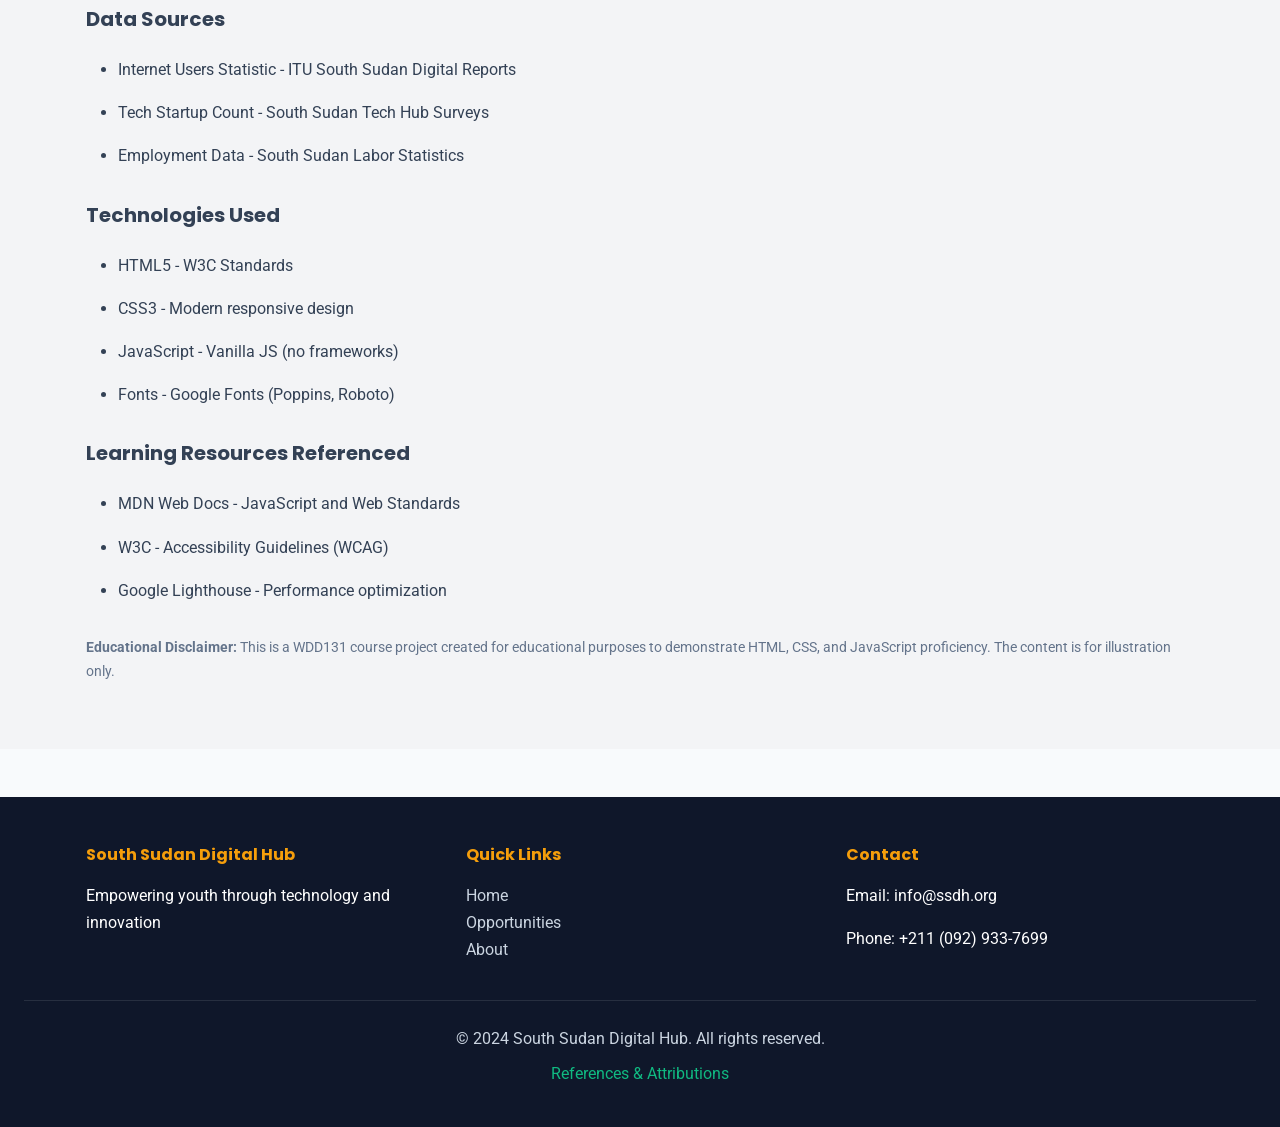
<file: siteplan/about.html>
<!DOCTYPE html>
<html lang="en">
<head>
    <meta charset="UTF-8">
    <meta name="viewport" content="width=device-width, initial-scale=1.0">
    <meta name="description" content="Learn about South Sudan Digital Hub mission, team, and vision for digital transformation.">
    <meta name="author" content="Isaac Malou">
    
    <title>About - South Sudan Digital Hub</title>
    
    <link rel="preconnect" href="https://fonts.googleapis.com">
    <link rel="preconnect" href="https://fonts.gstatic.com" crossorigin>
    <link href="https://fonts.googleapis.com/css2?family=Poppins:wght@400;600;700&family=Roboto:wght@300;400;500&display=swap" rel="stylesheet">
    <link rel="stylesheet" href="styles/styles.css">
</head>
<body>
    <!-- Navigation -->
    <nav class="navbar">
        <div class="container nav-container">
            <div class="nav-brand">
                <img src="images/ssdh_logo0.png" alt="SSDH Logo" class="nav-logo">
                <span>South Sudan Digital Hub</span>
            </div>
            <button class="menu-toggle" id="menuToggle" aria-label="Toggle menu">
                <span></span>
                <span></span>
                <span></span>
            </button>
            <ul class="nav-menu" id="navMenu">
                <li><a href="index.html">Home</a></li>
                <li><a href="opportunities.html">Opportunities</a></li>
                <li><a href="about.html" class="active">About</a></li>
                <li><button id="themeToggle" class="theme-btn" aria-label="Toggle dark mode">🌙</button></li>
            </ul>
        </div>
    </nav>

    <!-- Page Header -->
    <header class="page-header">
        <div class="container">
            <h1>About South Sudan Digital Hub</h1>
            <p>Our mission to transform South Sudan through technology and innovation</p>
        </div>
    </header>

    <main>
        <div class="container">
            <!-- Mission Section -->
            <section class="about-section">
                <h2>Our Mission</h2>
                <p>
                    South Sudan Digital Hub is dedicated to connecting young people with the digital skills, 
                    knowledge, and opportunities they need to succeed in the 21st century economy. We believe that 
                    technology and digital literacy are fundamental tools for breaking cycles of poverty and creating 
                    sustainable economic growth in South Sudan.
                </p>
                <p>
                    Through partnerships with tech companies, educational institutions, and government agencies, we 
                    provide practical training, job opportunities, and resources that empower our youth to participate 
                    in the global digital economy while contributing to local innovation.
                </p>
            </section>

            <!-- Vision Section -->
            <section class="about-section">
                <h2>Our Vision</h2>
                <p>
                    A South Sudan where every young person has access to digital skills training, quality employment 
                    opportunities, and the tools to build their own tech ventures. We envision a nation where 
                    innovation flourishes, entrepreneurs thrive, and technology serves as a bridge to economic 
                    prosperity for all.
                </p>
            </section>

            <!-- Impact Stories -->
            <section class="about-section">
                <h2>Impact Stories</h2>
                <div class="stories-grid">
                    <article class="story-card">
                        <h3>Amira's Tech Transformation</h3>
                        <p class="story-role">Web Developer | Juba</p>
                        <p>
                            "Through the digital skills training at SSDH, I learned web development and landed my first 
                            remote job. Now I'm building websites for clients across Africa. SSDH gave me the opportunity 
                            I was waiting for."
                        </p>
                    </article>
                    <article class="story-card">
                        <h3>Taban's Startup Success</h3>
                        <p class="story-role">Founder, Digital Solutions Co. | Juba</p>
                        <p>
                            "SSDH connected me with mentors and investors who believed in my mobile app idea. Today, my 
                            startup employs 12 people and we're solving real problems for South Sudanese communities."
                        </p>
                    </article>
                    <article class="story-card">
                        <h3>Muna's Teaching Journey</h3>
                        <p class="story-role">Tech Educator | Wau</p>
                        <p>
                            "I became an instructor at SSDH to share my skills. Watching students transition from no tech 
                            knowledge to building actual projects is the most rewarding work I've ever done."
                        </p>
                    </article>
                </div>
            </section>

            <!-- Team Section -->
            <section class="about-section">
                <h2>Our Team</h2>
                <div class="team-grid">
                    <div class="team-member">
                        <img src="images/team-member-1.png" alt="Isaac Malou" loading="lazy">
                        <h3>Isaac Malou</h3>
                        <p>Executive Director</p>
                        <p class="bio">Tech entrepreneur and education advocate with 8+ years experience in digital transformation initiatives.</p>
                    </div>
                    <div class="team-member">
                        <img src="images/team-member-2.png" alt="Team member" loading="lazy">
                        <h3>Ayen Kuol</h3>
                        <p>Training Director</p>
                        <p class="bio">Software engineer and educator dedicated to building relevant tech training programs for African youth.</p>
                    </div>
                    <div class="team-member">
                        <img src="images/team-member-3.png" alt="Team member" loading="lazy">
                        <h3>Lula Aker</h3>
                        <p>Partnerships Manager</p>
                        <p class="bio">Business development expert connecting students with employers and educational partners across the region.</p>
                    </div>
                </div>
            </section>

            <!-- Contact Section -->
            <section class="about-section contact-section">
                <h2>Get in Touch</h2>
                <p>Have questions or want to partner with us? We'd love to hear from you!</p>
                <form id="contactForm" class="contact-form">
                    <div class="form-group">
                        <label for="contactName">Full Name *</label>
                        <input type="text" id="contactName" name="name" required>
                        <span class="error-message"></span>
                    </div>
                    <div class="form-group">
                        <label for="contactEmail">Email Address *</label>
                        <input type="email" id="contactEmail" name="email" required>
                        <span class="error-message"></span>
                    </div>
                    <div class="form-group">
                        <label for="contactSubject">Subject *</label>
                        <input type="text" id="contactSubject" name="subject" required>
                    </div>
                    <div class="form-group">
                        <label for="contactMessage">Message *</label>
                        <textarea id="contactMessage" name="message" rows="5" required></textarea>
                        <span class="error-message"></span>
                    </div>
                    <button type="submit" class="btn btn-primary">Send Message</button>
                    <div id="contactMessage" class="form-message"></div>
                </form>
            </section>
        </div>
    </main>

    <!-- References Section -->
    <section id="references" class="references-section">
        <div class="container">
            <h2>References & Attributions</h2>
            <p>This website project uses the following resources:</p>
            
            <h3>Image Attribution</h3>
            <ul>
                <li>SSDH Logo - Original design</li>
                <li>Hero image - Unsplash (Tech imagery for representation)</li>
                <li>Team placeholders - Generated for demonstration purposes</li>
            </ul>

            <h3>Data Sources</h3>
            <ul>
                <li>Internet Users Statistic - ITU South Sudan Digital Reports</li>
                <li>Tech Startup Count - South Sudan Tech Hub Surveys</li>
                <li>Employment Data - South Sudan Labor Statistics</li>
            </ul>

            <h3>Technologies Used</h3>
            <ul>
                <li>HTML5 - W3C Standards</li>
                <li>CSS3 - Modern responsive design</li>
                <li>JavaScript - Vanilla JS (no frameworks)</li>
                <li>Fonts - Google Fonts (Poppins, Roboto)</li>
            </ul>

            <h3>Learning Resources Referenced</h3>
            <ul>
                <li>MDN Web Docs - JavaScript and Web Standards</li>
                <li>W3C - Accessibility Guidelines (WCAG)</li>
                <li>Google Lighthouse - Performance optimization</li>
            </ul>

            <p style="margin-top: 2rem; font-size: 0.9rem; color: var(--text-light);">
                <strong>Educational Disclaimer:</strong> This is a WDD131 course project created for educational 
                purposes to demonstrate HTML, CSS, and JavaScript proficiency. The content is for illustration only.
            </p>
        </div>
    </section>

    <!-- Footer -->
    <footer>
        <div class="container footer-content">
            <div class="footer-section">
                <h4>South Sudan Digital Hub</h4>
                <p>Empowering youth through technology and innovation</p>
            </div>
            <div class="footer-section">
                <h4>Quick Links</h4>
                <ul>
                    <li><a href="index.html">Home</a></li>
                    <li><a href="opportunities.html">Opportunities</a></li>
                    <li><a href="about.html">About</a></li>
                </ul>
            </div>
            <div class="footer-section">
                <h4>Contact</h4>
                <p>Email: info@ssdh.org</p>
                <p>Phone: +211 (092) 933-7699</p>
            </div>
        </div>
        <div class="footer-bottom">
            <p>&copy; 2024 South Sudan Digital Hub. All rights reserved.</p>
            <p><a href="about.html#references">References & Attributions</a></p>
        </div>
    </footer>

    <script src="scripts/script.js"></script>
</body>
</html>
</file>
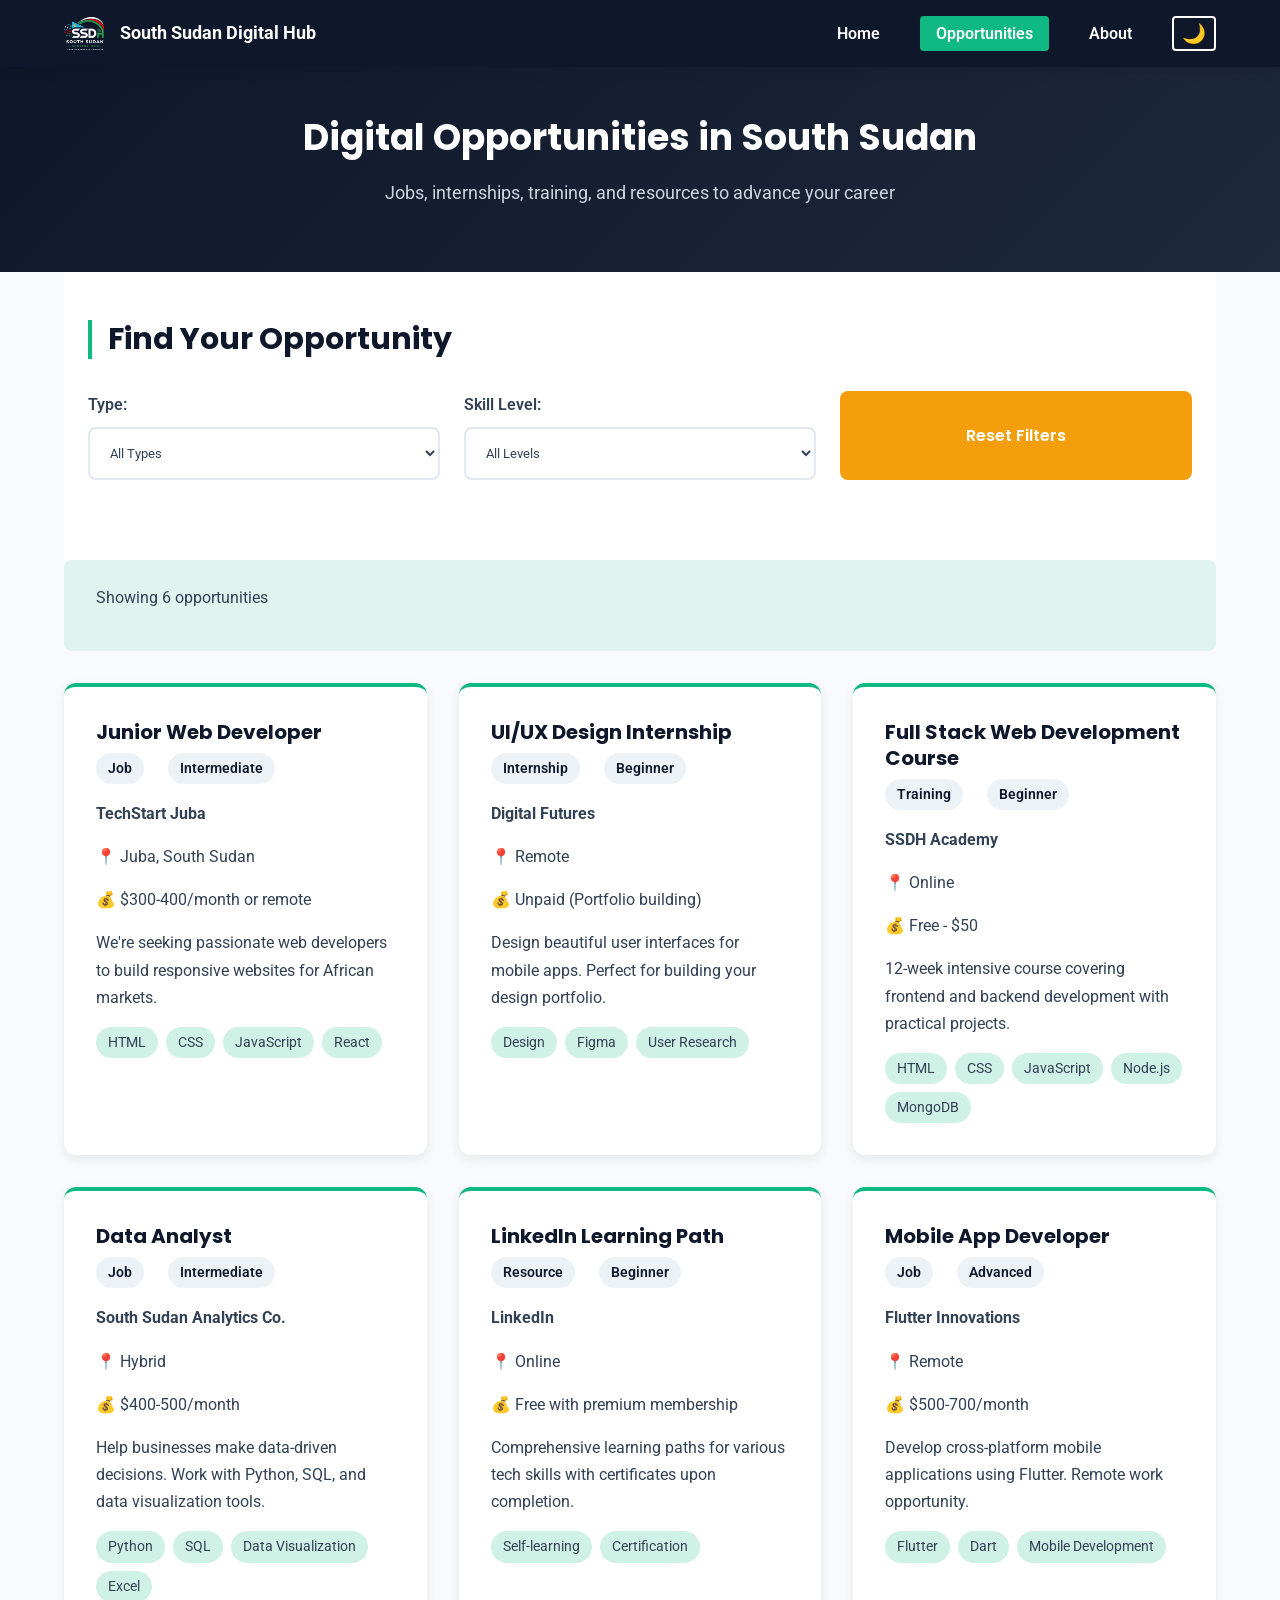
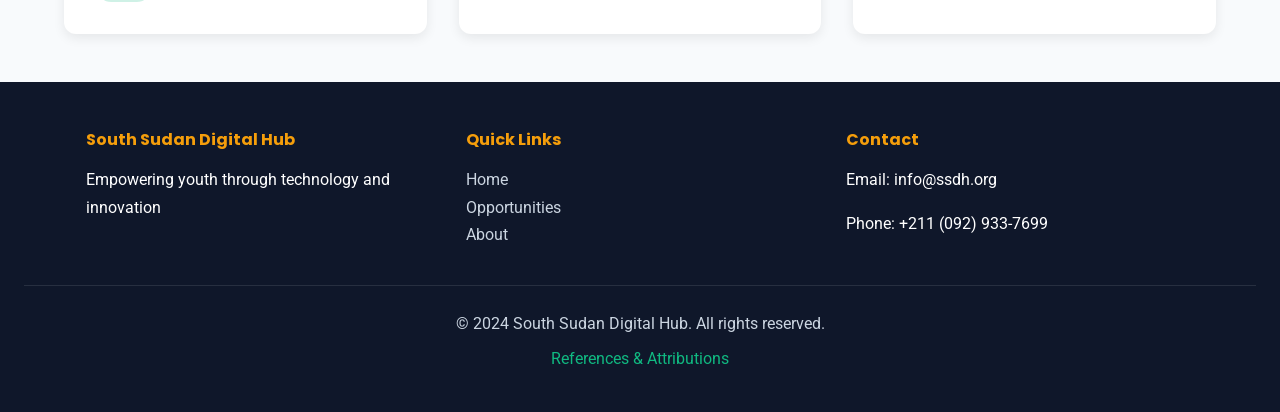
<file: siteplan/opportunities.html>
<!DOCTYPE html>
<html lang="en">
<head>
    <meta charset="UTF-8">
    <meta name="viewport" content="width=device-width, initial-scale=1.0">
    <meta name="description" content="Discover digital job opportunities, internships, and learning resources in South Sudan.">
    <meta name="author" content="Isaac Malou">
    
    <title>Opportunities - South Sudan Digital Hub</title>
    
    <link rel="preconnect" href="https://fonts.googleapis.com">
    <link rel="preconnect" href="https://fonts.gstatic.com" crossorigin>
    <link href="https://fonts.googleapis.com/css2?family=Poppins:wght@400;600;700&family=Roboto:wght@300;400;500&display=swap" rel="stylesheet">
    <link rel="stylesheet" href="css/styles.css">
</head>
<body>
    <!-- Navigation -->
    <nav class="navbar">
        <div class="container nav-container">
            <div class="nav-brand">
                <img src="images/ssdh_logo0.png" alt="SSDH Logo" class="nav-logo">
                <span>South Sudan Digital Hub</span>
            </div>
            <button class="menu-toggle" id="menuToggle" aria-label="Toggle menu">
                <span></span>
                <span></span>
                <span></span>
            </button>
            <ul class="nav-menu" id="navMenu">
                <li><a href="index.html">Home</a></li>
                <li><a href="opportunities.html" class="active">Opportunities</a></li>
                <li><a href="about.html">About</a></li>
                <li><button id="themeToggle" class="theme-btn" aria-label="Toggle dark mode">🌙</button></li>
            </ul>
        </div>
    </nav>

    <!-- Page Header -->
    <header class="page-header">
        <div class="container">
            <h1>Digital Opportunities in South Sudan</h1>
            <p>Jobs, internships, training, and resources to advance your career</p>
        </div>
    </header>

    <main>
        <div class="container">
            <!-- Filter Section -->
            <section class="filter-section">
                <h2>Find Your Opportunity</h2>
                <div class="filter-controls">
                    <div class="filter-group">
                        <label for="typeFilter">Type:</label>
                        <select id="typeFilter">
                            <option value="">All Types</option>
                            <option value="job">Full-time Job</option>
                            <option value="internship">Internship</option>
                            <option value="training">Training Course</option>
                            <option value="resource">Learning Resource</option>
                        </select>
                    </div>
                    <div class="filter-group">
                        <label for="skillFilter">Skill Level:</label>
                        <select id="skillFilter">
                            <option value="">All Levels</option>
                            <option value="beginner">Beginner</option>
                            <option value="intermediate">Intermediate</option>
                            <option value="advanced">Advanced</option>
                        </select>
                    </div>
                    <button class="btn btn-secondary" id="resetFilters">Reset Filters</button>
                </div>
            </section>

            <!-- Results Count -->
            <div class="results-info">
                <p>Showing <span id="resultsCount">0</span> opportunities</p>
            </div>

            <!-- Opportunities List -->
            <section class="opportunities-list" id="opportunitiesList">
                <!-- Populated by JavaScript -->
            </section>

            <!-- No Results Message -->
            <div id="noResults" class="no-results" style="display: none;">
                <p>No opportunities match your filters. Try adjusting your criteria.</p>
            </div>
        </div>
    </main>

    <!-- Footer -->
    <footer>
        <div class="container footer-content">
            <div class="footer-section">
                <h4>South Sudan Digital Hub</h4>
                <p>Empowering youth through technology and innovation</p>
            </div>
            <div class="footer-section">
                <h4>Quick Links</h4>
                <ul>
                    <li><a href="index.html">Home</a></li>
                    <li><a href="opportunities.html">Opportunities</a></li>
                    <li><a href="about.html">About</a></li>
                </ul>
            </div>
            <div class="footer-section">
                <h4>Contact</h4>
                <p>Email: info@ssdh.org</p>
                <p>Phone: +211 (092) 933-7699</p>
            </div>
        </div>
        <div class="footer-bottom">
            <p>&copy; 2024 South Sudan Digital Hub. All rights reserved.</p>
            <p><a href="about.html#references">References & Attributions</a></p>
        </div>
    </footer>

    <script src="js/script.js"></script>
</body>
</html>
</file>
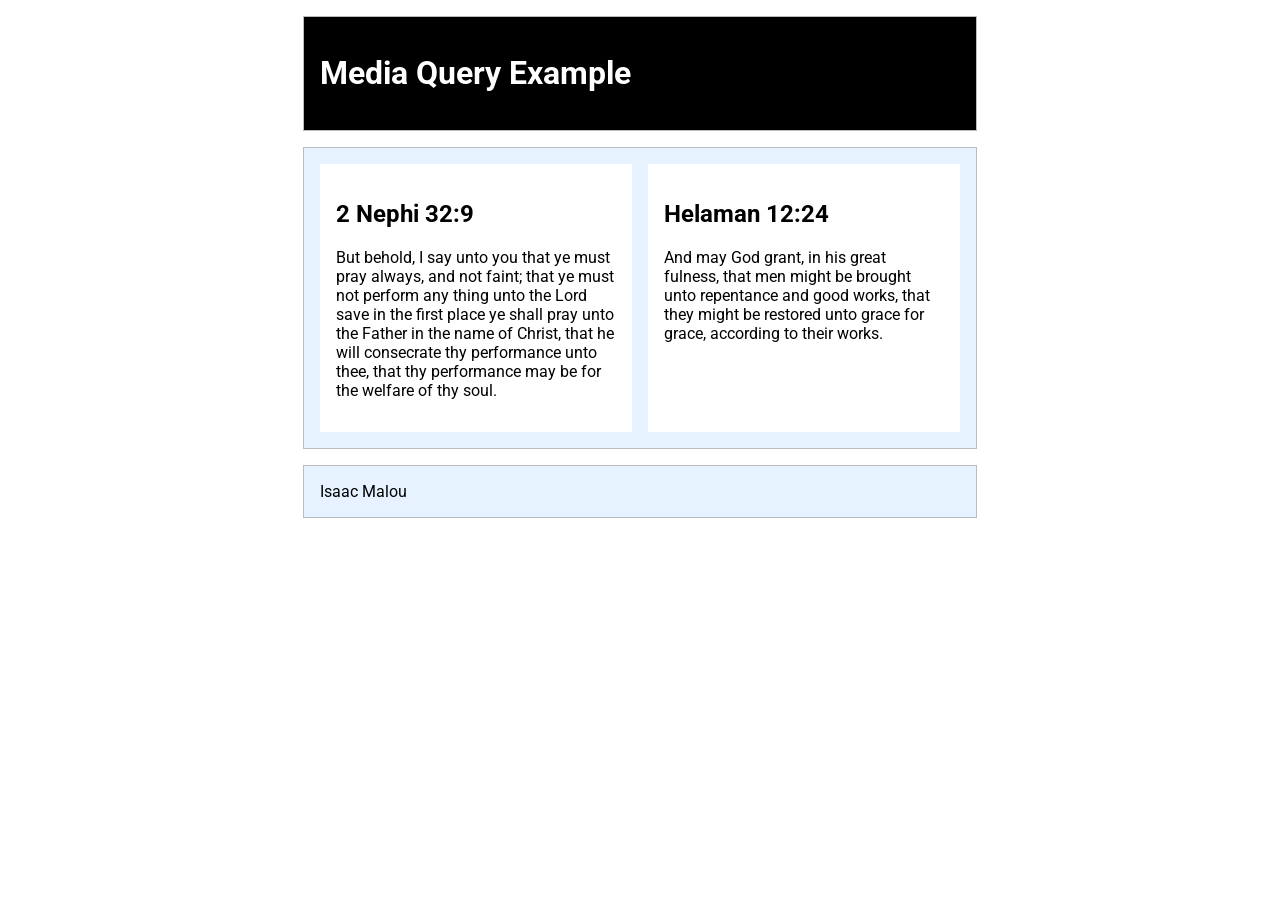
<file: week02/media-query.html>
<!DOCTYPE html>
<html lang="en">

<head>
    <meta charset="utf-8">
    <meta name="viewport" content="width=device-width, initial-scale=1.0">
    <title>WDD 131 – Media Query Example</title>
    <meta name="description" content="Media query learning activity example page.">
    <meta name="author" content="Isaac Malou">

    <!-- Google Fonts: Roboto -->
    <link rel="preconnect" href="https://fonts.googleapis.com">
    <link rel="preconnect" href="https://fonts.gstatic.com" crossorigin>
    <link href="https://fonts.googleapis.com/css2?family=Roboto&display=swap" rel="stylesheet">

    <!-- External CSS -->
    <link rel="stylesheet" href="styles/media-query.css">
    <link rel="stylesheet" href="styles/media-query-large.css">
</head>

<body>
    <header>
        <h1>Media Query Example</h1>
    </header>
    <main>
        <section>
            <h2>2 Nephi 32:9</h2>
            <p>But behold, I say unto you that ye must pray always, and not faint; that ye must not perform any thing
                unto the Lord save in the first place ye shall pray unto the Father in the name of Christ, that he will
                consecrate thy performance unto thee, that thy performance may be for the welfare of thy soul.</p>
        </section>
        <section>
            <h2>Helaman 12:24</h2>
            <p>And may God grant, in his great fulness, that men might be brought unto repentance and good works, that
                they might be restored unto grace for grace, according to their works.</p>
        </section>
    </main>
    <footer>
        Isaac Malou
    </footer>
</body>

</html>
</file>
<file: styles/base.css>
/* Color Variables */
:root {
    --primary-color: #0f3057;
    --secondary-color: #0088a9;
    --bg-color: #f4f4f9;
    --text-color: #333;
}

body {
    font-family: 'Roboto', sans-serif;
    margin: 0;
    padding: 0;
    background-color: var(--bg-color);
    color: var(--text-color);
}

/* Header & Nav */
header {
    background-color: var(--primary-color);
    color: white;
    padding: 1.5rem;
}

#course-title {
    display: block;
    text-align: center;
    font-size: 1.8rem;
    font-weight: bold;
    margin-bottom: 1rem;
}

nav {
    display: flex;
    justify-content: center;
    gap: 2rem;
    flex-wrap: wrap;
}

nav a {
    color: white;
    text-decoration: none;
    font-size: 1.1rem;
    padding: 0.5rem 1rem;
    border-radius: 5px;
    transition: background-color 0.3s ease, color 0.3s ease;
}

nav a:hover {
    background-color: var(--secondary-color);
    color: white;
}

/* Main Content & Grid Layout */
main {
    max-width: 900px;
    /* Limited width */
    margin: 2rem auto;
    /* Centered horizontally */
    padding: 1rem;
    display: grid;
    /* CSS Grid for cards */
    grid-template-columns: 1fr 1fr;
    gap: 2rem;
}

h1 {
    grid-column: 1 / -1;
    text-align: center;
    border-bottom: 2px solid var(--primary-color);
    padding-bottom: 0.5rem;
    margin-bottom: 1rem;
}

/* Cards */
.card {
    background: white;
    border: 1px solid #ccc;
    border-radius: 8px;
    padding: 1.5rem;
    text-align: center;
    box-shadow: 0 4px 8px rgba(0, 0, 0, 0.1);
}

.card h2 {
    color: var(--primary-color);
    margin-top: 0;
}

.card img {
    max-width: 100%;
    height: auto;
    border-radius: 5px;
    margin-bottom: 1rem;
}

/* Footer */
footer {
    background-color: var(--primary-color);
    color: white;
    text-align: center;
    padding: 1.5rem;
    margin-top: 3rem;
}

footer p {
    margin: 0.5rem 0;
}

/* Web Resources List Styling */
.resource-list {
    list-style-type: none;
    padding: 0;
    margin: 1rem 0;
    text-align: left;

}

.resource-list li {
    margin-bottom: 0.75rem;
    padding: 0.5rem;
    background-color: #f9f9f9;
    border-left: 4px solid #1b263b;
    border-radius: 0 4px 4px 0;
}

.resource-list a {
    color: #1b263b;
    text-decoration: none;
    font-weight: bold;
    transition: color 0.2s ease;
}

.resource-list a:hover {
    color: #e0a96d;
    /* Colors turn gold on hover to match your headers */
    text-decoration: underline;
}
</file>
<file: siteplan/styles/styles.css>
/* ==========================================
   SOUTH SUDAN DIGITAL HUB - MAIN STYLESHEET
   =========================================== */

/* CSS Variables */
:root {
    /* Colors */
    --navy: #0F172A;
    --green: #10B981;
    --gold: #F59E0B;
    --light: #F8FAFC;
    --white: #FFFFFF;
    --text: #334155;
    --text-light: #64748B;
    --border: #E2E8F0;
    --shadow: 0 4px 12px rgba(0, 0, 0, 0.08);
    --shadow-lg: 0 10px 30px rgba(0, 0, 0, 0.15);
    
    /* Spacing */
    --spacing-xs: 0.5rem;
    --spacing-sm: 1rem;
    --spacing-md: 1.5rem;
    --spacing-lg: 2rem;
    --spacing-xl: 3rem;
    
    /* Typography */
    --font-heading: 'Poppins', sans-serif;
    --font-body: 'Roboto', sans-serif;
    --font-size-base: 1rem;
    --font-size-lg: 1.125rem;
    --font-size-xl: 1.25rem;
    --font-size-2xl: 1.875rem;
    --font-size-3xl: 2.25rem;
    
    /* Transitions */
    --transition: all 0.3s cubic-bezier(0.4, 0, 0.2, 1);
}

/* Dark Mode Variables */
body.dark-mode {
    --light: #1A202C;
    --white: #2D3748;
    --text: #E2E8F0;
    --text-light: #A0AEC0;
    --border: #4A5568;
}

/* ==========================================
   BASE STYLES
   =========================================== */

* {
    margin: 0;
    padding: 0;
    box-sizing: border-box;
}

html {
    scroll-behavior: smooth;
}

body {
    font-family: var(--font-body);
    background-color: var(--light);
    color: var(--text);
    line-height: 1.7;
    transition: var(--transition);
    overflow-x: hidden;
}

.container {
    width: min(1200px, 90%);
    margin: 0 auto;
}

/* Typography */
h1, h2, h3, h4, h5, h6 {
    font-family: var(--font-heading);
    font-weight: 700;
    line-height: 1.3;
    margin-bottom: var(--spacing-sm);
}

h1 {
    font-size: var(--font-size-3xl);
}

h2 {
    font-size: var(--font-size-2xl);
    color: var(--navy);
    border-left: 4px solid var(--green);
    padding-left: var(--spacing-sm);
    margin-bottom: var(--spacing-lg);
}

body.dark-mode h2 {
    color: var(--white);
}

h3 {
    font-size: var(--font-size-xl);
}

p {
    margin-bottom: var(--spacing-sm);
}

a {
    color: var(--green);
    text-decoration: none;
    transition: var(--transition);
}

a:hover {
    color: var(--gold);
}

/* ==========================================
   NAVIGATION
   =========================================== */

.navbar {
    background-color: var(--navy);
    color: var(--white);
    padding: var(--spacing-sm) 0;
    position: sticky;
    top: 0;
    z-index: 1000;
    box-shadow: var(--shadow);
}

.nav-container {
    display: flex;
    justify-content: space-between;
    align-items: center;
    flex-wrap: wrap;
    gap: var(--spacing-md);
}

.nav-brand {
    display: flex;
    align-items: center;
    gap: var(--spacing-sm);
    font-weight: 700;
    font-size: var(--font-size-lg);
}

.nav-logo {
    width: 40px;
    height: auto;
}

.nav-menu {
    display: flex;
    list-style: none;
    gap: var(--spacing-md);
    align-items: center;
}

.nav-menu a {
    color: var(--white);
    font-weight: 600;
    padding: var(--spacing-xs) var(--spacing-sm);
    border-radius: 4px;
    transition: var(--transition);
}

.nav-menu a:hover,
.nav-menu a.active {
    background-color: var(--green);
    color: var(--white);
}

.menu-toggle {
    display: none;
    flex-direction: column;
    background: none;
    border: none;
    cursor: pointer;
    gap: 5px;
}

.menu-toggle span {
    width: 25px;
    height: 3px;
    background-color: var(--white);
    border-radius: 2px;
    transition: var(--transition);
}

.theme-btn {
    background: none;
    border: 2px solid var(--white);
    color: var(--white);
    font-size: 1.2rem;
    padding: 0.25rem 0.5rem;
    border-radius: 4px;
    cursor: pointer;
    transition: var(--transition);
}

.theme-btn:hover {
    background-color: var(--green);
    border-color: var(--green);
}

/* ==========================================
   HERO SECTION
   =========================================== */

.hero {
    background: linear-gradient(135deg, var(--navy) 0%, #1E293B 100%);
    color: var(--white);
    padding: var(--spacing-xl) var(--spacing-md);
}

.hero .container {
    display: grid;
    grid-template-columns: 1fr 1fr;
    gap: var(--spacing-xl);
    align-items: center;
}

.hero-content h1 {
    color: var(--white);
    margin-bottom: var(--spacing-md);
    font-size: 2.5rem;
}

.hero-subtitle {
    font-size: var(--font-size-lg);
    color: #CBD5E1;
    margin-bottom: var(--spacing-lg);
    line-height: 1.6;
}

.hero-buttons {
    display: flex;
    gap: var(--spacing-md);
    flex-wrap: wrap;
}

.hero-image img {
    width: 100%;
    height: auto;
    border-radius: 12px;
    box-shadow: var(--shadow-lg);
}

/* ==========================================
   BUTTONS
   =========================================== */

.btn {
    display: inline-block;
    padding: var(--spacing-sm) var(--spacing-lg);
    border-radius: 8px;
    font-family: var(--font-heading);
    font-weight: 600;
    border: 2px solid transparent;
    cursor: pointer;
    transition: var(--transition);
    text-align: center;
    font-size: var(--font-size-base);
}

.btn-primary {
    background-color: var(--green);
    color: var(--white);
}

.btn-primary:hover {
    background-color: #059669;
    transform: translateY(-2px);
    box-shadow: var(--shadow-lg);
}

.btn-secondary {
    background-color: var(--gold);
    color: var(--white);
}

.btn-secondary:hover {
    background-color: #D97706;
    transform: translateY(-2px);
}

.btn-outline {
    background-color: transparent;
    color: var(--green);
    border: 2px solid var(--green);
}

.btn-outline:hover {
    background-color: var(--green);
    color: var(--white);
}

/* ==========================================
   PAGE HEADER
   =========================================== */

.page-header {
    background: linear-gradient(135deg, var(--navy) 0%, #1E293B 100%);
    color: var(--white);
    padding: var(--spacing-xl) var(--spacing-md);
    text-align: center;
}

.page-header h1 {
    color: var(--white);
    margin-bottom: var(--spacing-sm);
}

.page-header p {
    font-size: var(--font-size-lg);
    color: #CBD5E1;
}

/* ==========================================
   STATISTICS SECTION
   =========================================== */

.statistics {
    padding: var(--spacing-xl) var(--spacing-md);
    background-color: var(--white);
}

body.dark-mode .statistics {
    background-color: var(--white);
}

.statistics h2 {
    text-align: center;
    margin-bottom: var(--spacing-xl);
}

.stats-grid {
    display: grid;
    grid-template-columns: repeat(auto-fit, minmax(200px, 1fr));
    gap: var(--spacing-lg);
}

.stat-card {
    background: linear-gradient(135deg, var(--navy) 0%, #1E293B 100%);
    color: var(--white);
    padding: var(--spacing-lg);
    border-radius: 12px;
    text-align: center;
    box-shadow: var(--shadow);
    transition: var(--transition);
}

.stat-card:hover {
    transform: translateY(-5px);
    box-shadow: var(--shadow-lg);
}

.stat-number {
    font-size: 2.5rem;
    color: var(--gold);
    margin-bottom: var(--spacing-sm);
    font-weight: 700;
}

.stat-card p {
    font-size: var(--font-size-lg);
}

/* ==========================================
   SKILLS QUIZ SECTION
   =========================================== */

.skills-quiz {
    padding: var(--spacing-xl) var(--spacing-md);
    background-color: var(--light);
}

.section-subtitle {
    text-align: center;
    color: var(--text-light);
    margin-bottom: var(--spacing-lg);
    font-size: var(--font-size-lg);
}

.quiz-container {
    background-color: var(--white);
    padding: var(--spacing-lg);
    border-radius: 12px;
    max-width: 600px;
    margin: 0 auto;
    box-shadow: var(--shadow);
}

.quiz-questions {
    display: grid;
    gap: var(--spacing-lg);
    margin-bottom: var(--spacing-lg);
}

.quiz-question {
    padding: var(--spacing-md);
    border: 2px solid var(--border);
    border-radius: 8px;
    transition: var(--transition);
}

.quiz-question:hover {
    border-color: var(--green);
    background-color: rgba(16, 185, 129, 0.05);
}

.quiz-question label {
    display: flex;
    align-items: center;
    gap: var(--spacing-sm);
    cursor: pointer;
    font-weight: 500;
}

.quiz-question input[type="radio"] {
    cursor: pointer;
    width: 20px;
    height: 20px;
    accent-color: var(--green);
}

.quiz-results {
    text-align: center;
    padding: var(--spacing-lg);
    background-color: rgba(16, 185, 129, 0.1);
    border-radius: 8px;
}

.result-badge {
    font-size: 3rem;
    margin: var(--spacing-lg) 0;
}

.quiz-results p {
    font-size: var(--font-size-lg);
    margin-bottom: var(--spacing-md);
    font-weight: 600;
}

#recommendedPath {
    text-align: left;
    margin-top: var(--spacing-lg);
    padding: var(--spacing-md);
    background-color: var(--light);
    border-radius: 8px;
}

#recommendedPath h4 {
    margin-bottom: var(--spacing-sm);
}

#recommendedPath ul {
    margin-left: var(--spacing-md);
}

/* ==========================================
   FEATURED OPPORTUNITIES SECTION
   =========================================== */

.featured-opportunities {
    padding: var(--spacing-xl) var(--spacing-md);
    background-color: var(--white);
}

.opportunity-cards {
    display: grid;
    grid-template-columns: repeat(auto-fit, minmax(300px, 1fr));
    gap: var(--spacing-lg);
    margin-bottom: var(--spacing-lg);
}

.opportunity-card {
    background-color: var(--light);
    padding: var(--spacing-lg);
    border-radius: 12px;
    border-left: 4px solid var(--green);
    transition: var(--transition);
    cursor: pointer;
}

.opportunity-card:hover {
    transform: translateY(-5px);
    box-shadow: var(--shadow-lg);
}

.opportunity-type {
    display: inline-block;
    background-color: var(--green);
    color: var(--white);
    padding: 0.25rem 0.75rem;
    border-radius: 20px;
    font-size: 0.85rem;
    font-weight: 600;
    margin-bottom: var(--spacing-sm);
}

.opportunity-title {
    color: var(--navy);
    margin-bottom: var(--spacing-sm);
}

body.dark-mode .opportunity-title {
    color: var(--white);
}

.opportunity-company {
    color: var(--text-light);
    font-size: 0.95rem;
    margin-bottom: var(--spacing-sm);
}

.opportunity-description {
    color: var(--text);
    font-size: 0.95rem;
    margin-bottom: var(--spacing-sm);
}

.view-all {
    text-align: center;
}

/* ==========================================
   INNOVATIONS SECTION
   =========================================== */

.innovations {
    padding: var(--spacing-xl) var(--spacing-md);
    background-color: var(--light);
}

.innovation-grid {
    display: grid;
    grid-template-columns: repeat(auto-fit, minmax(280px, 1fr));
    gap: var(--spacing-lg);
}

.innovation-card {
    background-color: var(--white);
    padding: var(--spacing-lg);
    border-radius: 12px;
    box-shadow: var(--shadow);
    transition: var(--transition);
}

.innovation-card:hover {
    transform: translateY(-8px);
    box-shadow: var(--shadow-lg);
}

.innovation-icon {
    font-size: 2.5rem;
    margin-bottom: var(--spacing-sm);
}

.innovation-card h3 {
    color: var(--navy);
    margin-bottom: var(--spacing-sm);
}

body.dark-mode .innovation-card h3 {
    color: var(--white);
}

.innovation-card p {
    color: var(--text-light);
}

/* ==========================================
   NEWSLETTER SECTION
   =========================================== */

.newsletter {
    padding: var(--spacing-xl) var(--spacing-md);
    background: linear-gradient(135deg, var(--navy) 0%, #1E293B 100%);
    color: var(--white);
    text-align: center;
}

.newsletter h2 {
    color: var(--white);
    border: none;
    padding: 0;
    margin-bottom: var(--spacing-sm);
}

.newsletter p {
    color: #CBD5E1;
    margin-bottom: var(--spacing-lg);
}

.newsletter-form {
    max-width: 600px;
    margin: 0 auto;
    display: grid;
    gap: var(--spacing-md);
}

.form-group {
    text-align: left;
}

.form-group label {
    display: block;
    margin-bottom: var(--spacing-xs);
    font-weight: 600;
}

.form-group input,
.form-group textarea {
    width: 100%;
    padding: var(--spacing-sm);
    border: 2px solid var(--border);
    border-radius: 8px;
    font-family: var(--font-body);
    font-size: var(--font-size-base);
    transition: var(--transition);
    background-color: var(--white);
    color: var(--text);
}

body.dark-mode .form-group input,
body.dark-mode .form-group textarea {
    background-color: #2D3748;
    color: #E2E8F0;
    border-color: #4A5568;
}

.form-group input:focus,
.form-group textarea:focus {
    outline: none;
    border-color: var(--green);
    box-shadow: 0 0 0 3px rgba(16, 185, 129, 0.1);
}

.checkbox-group {
    display: grid;
    grid-template-columns: repeat(auto-fit, minmax(150px, 1fr));
    gap: var(--spacing-sm);
}

.checkbox-group label {
    display: flex;
    align-items: center;
    gap: var(--spacing-xs);
    cursor: pointer;
}

.checkbox-group input[type="checkbox"] {
    cursor: pointer;
    accent-color: var(--green);
}

.error-message {
    color: #EF4444;
    font-size: 0.85rem;
    margin-top: 0.25rem;
    display: block;
}

.form-message {
    padding: var(--spacing-md);
    border-radius: 8px;
    font-weight: 600;
    text-align: center;
}

.form-message.success {
    background-color: #DCFCE7;
    color: #166534;
}

.form-message.error {
    background-color: #FEE2E2;
    color: #991B1B;
}

/* ==========================================
   OPPORTUNITIES PAGE FILTERS
   =========================================== */

.filter-section {
    padding: var(--spacing-xl) var(--spacing-md);
    background-color: var(--white);
}

.filter-controls {
    display: grid;
    grid-template-columns: repeat(auto-fit, minmax(200px, 1fr));
    gap: var(--spacing-md);
    margin-bottom: var(--spacing-lg);
}

.filter-group {
    display: flex;
    flex-direction: column;
}

.filter-group label {
    font-weight: 600;
    margin-bottom: var(--spacing-xs);
}

.filter-group select {
    padding: var(--spacing-sm);
    border: 2px solid var(--border);
    border-radius: 8px;
    font-family: var(--font-body);
    transition: var(--transition);
    cursor: pointer;
    background-color: var(--white);
    color: var(--text);
}

body.dark-mode .filter-group select {
    background-color: #2D3748;
    color: #E2E8F0;
    border-color: #4A5568;
}

.filter-group select:focus {
    outline: none;
    border-color: var(--green);
    box-shadow: 0 0 0 3px rgba(16, 185, 129, 0.1);
}

.results-info {
    padding: var(--spacing-md) var(--spacing-lg);
    background-color: rgba(16, 185, 129, 0.1);
    border-radius: 8px;
    margin-bottom: var(--spacing-lg);
}

.opportunities-list {
    display: grid;
    grid-template-columns: repeat(auto-fill, minmax(300px, 1fr));
    gap: var(--spacing-lg);
    margin-bottom: var(--spacing-xl);
}

.opportunity-item {
    background-color: var(--white);
    padding: var(--spacing-lg);
    border-radius: 12px;
    border-top: 4px solid var(--green);
    box-shadow: var(--shadow);
    transition: var(--transition);
}

.opportunity-item:hover {
    transform: translateY(-5px);
    box-shadow: var(--shadow-lg);
}

.opportunity-item h3 {
    color: var(--navy);
    margin-bottom: var(--spacing-xs);
}

body.dark-mode .opportunity-item h3 {
    color: var(--white);
}

.opportunity-meta {
    display: flex;
    gap: var(--spacing-md);
    margin-bottom: var(--spacing-sm);
    flex-wrap: wrap;
}

.meta-tag {
    background-color: #EDF2F7;
    color: var(--navy);
    padding: 0.25rem 0.75rem;
    border-radius: 20px;
    font-size: 0.85rem;
    font-weight: 600;
}

body.dark-mode .meta-tag {
    background-color: #4A5568;
    color: #E2E8F0;
}

.no-results {
    text-align: center;
    padding: var(--spacing-xl);
    background-color: #FEF3C7;
    border-radius: 12px;
    color: var(--navy);
}

/* ==========================================
   ABOUT PAGE
   =========================================== */

.about-section {
    padding: var(--spacing-lg);
    background-color: var(--white);
    margin-bottom: var(--spacing-lg);
    border-radius: 12px;
    box-shadow: var(--shadow);
}

.stories-grid {
    display: grid;
    grid-template-columns: repeat(auto-fit, minmax(280px, 1fr));
    gap: var(--spacing-lg);
    margin-top: var(--spacing-lg);
}

.story-card {
    background-color: var(--light);
    padding: var(--spacing-lg);
    border-radius: 12px;
    border-left: 4px solid var(--green);
}

.story-role {
    color: var(--green);
    font-weight: 600;
    font-size: 0.95rem;
    margin-bottom: var(--spacing-sm);
}

.team-grid {
    display: grid;
    grid-template-columns: repeat(auto-fit, minmax(250px, 1fr));
    gap: var(--spacing-lg);
    margin-top: var(--spacing-lg);
}

.team-member {
    text-align: center;
    padding: var(--spacing-lg);
    background-color: var(--light);
    border-radius: 12px;
    transition: var(--transition);
}

.team-member:hover {
    transform: translateY(-5px);
}

.team-member img {
    width: 150px;
    height: 150px;
    border-radius: 50%;
    object-fit: cover;
    margin-bottom: var(--spacing-md);
    border: 4px solid var(--green);
}

.team-member h3 {
    color: var(--navy);
    margin-bottom: 0.25rem;
}

body.dark-mode .team-member h3 {
    color: var(--white);
}

.team-member p {
    color: var(--text-light);
}

.bio {
    font-size: 0.9rem;
    line-height: 1.6;
}

.contact-section {
    max-width: 600px;
    margin: var(--spacing-lg) auto;
}

.contact-form {
    display: grid;
    gap: var(--spacing-md);
}

.references-section {
    background-color: #F3F4F6;
    padding: var(--spacing-xl) var(--spacing-md);
}

body.dark-mode .references-section {
    background-color: #1A202C;
}

.references-section h3 {
    margin-top: var(--spacing-lg);
    margin-bottom: var(--spacing-md);
}

.references-section ul {
    margin-left: var(--spacing-lg);
}

.references-section li {
    margin-bottom: var(--spacing-sm);
}

/* ==========================================
   FOOTER
   =========================================== */

footer {
    background-color: var(--navy);
    color: var(--white);
    padding: var(--spacing-xl) var(--spacing-md) var(--spacing-lg);
    margin-top: var(--spacing-xl);
}

.footer-content {
    display: grid;
    grid-template-columns: repeat(auto-fit, minmax(250px, 1fr));
    gap: var(--spacing-lg);
    margin-bottom: var(--spacing-lg);
}

.footer-section h4 {
    color: var(--gold);
    margin-bottom: var(--spacing-sm);
}

.footer-section ul {
    list-style: none;
    padding: 0;
}

.footer-section a {
    color: #CBD5E1;
    transition: var(--transition);
}

.footer-section a:hover {
    color: var(--green);
}

.footer-bottom {
    border-top: 1px solid rgba(255, 255, 255, 0.1);
    padding-top: var(--spacing-md);
    text-align: center;
    color: #CBD5E1;
}

.footer-bottom p {
    margin-bottom: 0.5rem;
}

/* ==========================================
   RESPONSIVE DESIGN
   =========================================== */

@media (max-width: 768px) {
    .menu-toggle {
        display: flex;
    }

    .nav-menu {
        position: absolute;
        top: 100%;
        left: 0;
        width: 100%;
        background-color: var(--navy);
        flex-direction: column;
        padding: var(--spacing-lg) var(--spacing-md);
        gap: var(--spacing-md);
        display: none;
    }

    .nav-menu.active {
        display: flex;
    }

    h1 {
        font-size: 1.875rem;
    }

    h2 {
        font-size: 1.5rem;
    }

    .hero .container {
        grid-template-columns: 1fr;
        gap: var(--spacing-lg);
    }

    .hero-content h1 {
        font-size: 1.875rem;
    }

    .hero-buttons {
        flex-direction: column;
    }

    .hero-buttons .btn {
        width: 100%;
    }

    .stats-grid {
        grid-template-columns: 1fr 1fr;
    }

    .opportunity-cards {
        grid-template-columns: 1fr;
    }

    .stories-grid {
        grid-template-columns: 1fr;
    }

    .team-grid {
        grid-template-columns: 1fr;
    }

    .footer-content {
        grid-template-columns: 1fr;
    }

    .stat-number {
        font-size: 2rem;
    }
}

@media (max-width: 480px) {
    h1 {
        font-size: 1.5rem;
    }

    h2 {
        font-size: 1.25rem;
    }

    .nav-brand {
        gap: var(--spacing-xs);
    }

    .nav-brand span {
        display: none;
    }

    .nav-logo {
        width: 35px;
    }

    .hero-subtitle {
        font-size: 1rem;
    }

    .stats-grid {
        grid-template-columns: 1fr;
    }

    .stat-number {
        font-size: 1.875rem;
    }

    .filter-controls {
        grid-template-columns: 1fr;
    }

    .checkbox-group {
        grid-template-columns: 1fr;
    }

    .team-member img {
        width: 120px;
        height: 120px;
    }

    main {
        padding: var(--spacing-md) 0;
    }
}

/* ==========================================
   ACCESSIBILITY & PRINT
   =========================================== */

@media print {
    nav, footer, .newsletter, .theme-btn {
        display: none;
    }

    body {
        background-color: var(--white);
    }

    a {
        color: var(--navy);
    }
}

@media (prefers-reduced-motion: reduce) {
    * {
        animation-duration: 0.01ms !important;
        animation-iteration-count: 1 !important;
        transition-duration: 0.01ms !important;
    }
}

/* Focus states for accessibility */
button:focus,
a:focus,
input:focus,
select:focus,
textarea:focus {
    outline: 2px solid var(--green);
    outline-offset: 2px;
}

/* Skip to main content link */
.skip-link {
    position: absolute;
    top: -40px;
    left: 0;
    background: var(--green);
    color: var(--white);
    padding: 8px;
    z-index: 100;
}

.skip-link:focus {
    top: 0;
}
</file>
<file: styles/form.css>
:root {
    --primary-color: #0f1b29;
    /* Temple Album Dark Navy Blue */
    --bg-color: #f8fafc;
    /* Clean Light Gray-Blue background */
    --form-bg: #e2e8f0;
    /* Slate container tone */
    --text-color: #0f172a;
    /* High contrast dark text */
    --border-color: #94a3b8;
    --accent-color: #1e3a8a;
    /* Deep Blue accent for optional fields */
    --required-color: #b91c1c;
    /* Vivid Red for required field indicators */
}

body {
    font-family: Arial, Helvetica, sans-serif;
    background-color: var(--bg-color);
    color: var(--text-color);
    margin: 0;
    padding: 0;
    display: flex;
    flex-direction: column;
    min-height: 100vh;
}

header,
footer {
    background-color: var(--primary-color);
    color: white;
    text-align: center;
    padding: 1.5rem;
}

main {
    flex: 1;
    padding: 1rem;
    width: 100%;
    box-sizing: border-box;
}

/* --- Form Design Elements --- */
.review-form {
    background-color: var(--form-bg);
    padding: 2rem;
    border: 1px solid var(--border-color);
    box-shadow: 0 4px 6px rgba(0, 0, 0, 0.05);
}

fieldset {
    border: none;
    padding: 0;
    margin: 0;
}

/* --- Accessibility Utility Classes --- */
.sr-only {
    position: absolute;
    width: 1px;
    height: 1px;
    padding: 0;
    margin: -1px;
    overflow: hidden;
    clip: rect(0, 0, 0, 0);
    white-space: nowrap;
    border: 0;
}

label {
    display: block;
    margin-bottom: 0.5rem;
    font-weight: bold;
    margin-top: 1.5rem;
}

.rating-group legend,
.features-group legend {
    font-weight: bold;
    margin-top: 1.5rem;
    margin-bottom: 0.5rem;
}

.features-group em {
    font-weight: normal;
    font-size: 0.95rem;
    font-style: italic;
}

input[type="text"],
input[type="date"],
select,
textarea {
    width: 100%;
    padding: 0.75rem;
    border: 1px solid var(--border-color);
    border-radius: 4px;
    box-sizing: border-box;
    font-size: 1rem;
    font-family: inherit;
    background-color: #ffffff;
    color: var(--text-color);
    margin-bottom: 0.5rem;
}

/* --- Star Layout Engine --- */
.stars {
    display: flex;
    gap: 1.5rem;
    margin-top: 0.5rem;
}

.star-col {
    display: flex;
    flex-direction: column;
    align-items: center;
}

.star-col label {
    margin: 0 0 0.5rem 0;
    font-size: 1.2rem;
    font-weight: normal;
}

.star-col input[type="radio"] {
    margin: 0;
    cursor: pointer;
    transform: scale(1.4);
}

/* --- Checkbox Layout --- */
.checkbox-item {
    display: flex;
    align-items: center;
    margin-bottom: 0.5rem;
}

.checkbox-item input[type="checkbox"] {
    margin: 0 0.5rem 0 0;
    cursor: pointer;
    transform: scale(1.3);
}

.checkbox-item label {
    margin: 0;
    font-weight: bold;
    cursor: pointer;
}

/* --- Form Accessibility & UX Enhancements --- */
span.optional {
    color: var(--accent-color);
    font-weight: normal;
    font-style: italic;
    font-size: 0.9rem;
}

span.required-indicator {
    color: var(--required-color);
    font-weight: bold;
}

.submit-btn {
    background-color: #ffffff;
    color: var(--primary-color);
    border: 2px solid var(--primary-color);
    padding: 1rem;
    width: 100%;
    font-size: 1.2rem;
    font-weight: bold;
    border-radius: 4px;
    cursor: pointer;
    transition: 0.2s ease-in-out;
    margin-top: 2rem;
}

.submit-btn:hover {
    background-color: var(--primary-color);
    color: #ffffff;
}

/* --- Confirmation Page Styles --- */
.confirmation-container {
    text-align: center;
}

.counter-box {
    background-color: var(--form-bg);
    padding: 1.5rem;
    border-radius: 8px;
    margin: 2rem auto;
    max-width: 280px;
    border: 1px solid var(--border-color);
}

.counter-box h3 {
    font-size: 3rem;
    color: var(--primary-color);
    margin: 0.5rem 0 0 0;
}

.back-link {
    display: inline-block;
    padding: 0.75rem 1.5rem;
    background-color: var(--primary-color);
    color: white;
    text-decoration: none;
    border-radius: 4px;
    font-weight: bold;
    transition: background-color 0.3s;
}

.back-link:hover {
    background-color: #1e293b;
}

/* --- Responsive Design --- */
@media screen and (min-width: 768px) {
    main {
        max-width: 600px;
        margin: 2.5rem auto;
        padding: 0;
    }

    .review-form {
        border-radius: 6px;
    }
}
</file>
<file: styles/place.css>
/* --- Global Variables & Custom Colors --- */
:root {
    --primary-color: #1a253a;
    /* Deep Blue */
    --accent-color: #f19f39;
    /* Warm Orange */
    --card-bg: rgba(255, 255, 255, 0.9);
    /* Slightly transparent white */
    --text-color: #333;
}

body {
    font-family: 'Arial', sans-serif;
    margin: 0;
    padding: 0;
    background-color: #f4f4f4;
    color: var(--text-color);
}

header,
footer {
    background-color: var(--primary-color);
    color: white;
    text-align: center;
    padding: 1rem;
}

/* --- Mobile Layout (Default) --- */
.hero-container {
    display: flex;
    flex-direction: column;
    align-items: center;
}

.hero img {
    width: 100%;
    height: auto;
    object-fit: cover;
    display: block;
}

.card {
    background-color: white;
    width: 90%;
    max-width: 400px;
    margin: 1rem 0;
    padding: 1.5rem;
    box-shadow: 0 4px 8px rgba(0, 0, 0, 0.1);
    text-align: center;
}

.card h2 {
    margin-top: 0;
    border-bottom: 2px solid var(--accent-color);
    padding-bottom: 0.5rem;
}

.card p {
    margin: 0.5rem 0;
    font-size: 0.95rem;
}

/* Mobile SVG shows by default, Desktop Emoji hides */
.mobile-icon {
    display: block;
    margin: 1rem auto;
}

.desktop-weather-icon {
    display: none;
}

/* --- Desktop Layout (Media Query) --- */
@media screen and (min-width: 768px) {

    /* Make the container a relative anchor point to float the cards */
    .hero-container {
        position: relative;
        display: block;
        max-width: 1200px;
        margin: 0 auto;
    }

    /* Force the hero image to be tall enough to hold the cards */
    .hero img {
        height: 600px;
    }

    /* Float the cards over the image */
    .card {
        position: absolute;
        width: 300px;
        background-color: var(--card-bg);
        text-align: left;
        margin: 0;
    }

    /* Pin Data to Top-Left */
    .data-card {
        top: 2rem;
        left: 2rem;
    }

    /* Pin Weather to Bottom-Right */
    .weather-card {
        bottom: 2rem;
        right: 2rem;
    }

    /* Swap the SVG for the pseudo-element emoji */
    .mobile-icon {
        display: none;
    }

    .desktop-weather-icon {
        display: inline;
    }

    .desktop-weather-icon::after {
        content: " ☀️";
        font-size: 1.5rem;
    }
}
</file>
<file: project/styles/siteplan.css>
:root {
    --navy: #0F172A;
    --green: #10B981;
    --gold: #F59E0B;
    --light: #F8FAFC;
    --white: #FFFFFF;
    --text: #334155;
}

* {
    margin: 0;
    padding: 0;
    box-sizing: border-box;
}

body {
    font-family: Roboto, sans-serif;
    background-color: var(--light);
    color: var(--text);
    line-height: 1.7;
}

.container {
    width: min(1100px, 90%);
    margin: 0 auto;
}

header {
    background-color: var(--navy);
    color: var(--white);
    text-align: center;
    padding: 3rem 1rem;
}

.header-logo {
    width: 180px;
    max-width: 100%;
    height: auto;
    margin-bottom: 1rem;
}

h1,
h2,
h3 {
    font-family: Poppins, sans-serif;
}

.tagline {
    color: var(--green);
    font-weight: 600;
    margin-top: 0.5rem;
}

.site-plan-label {
    margin-top: 0.5rem;
    opacity: 0.9;
}

main {
    padding: 2rem 0;
}

.card {
    background-color: var(--white);
    padding: 2rem;
    margin-bottom: 2rem;
    border-radius: 12px;
    box-shadow: 0 4px 12px rgba(0, 0, 0, 0.08);
}

h2 {
    color: var(--navy);
    margin-bottom: 1rem;
    border-left: 6px solid var(--green);
    padding-left: 1rem;
}

h3 {
    margin-bottom: 0.75rem;
}

.logo-section {
    text-align: center;
    margin-bottom: 1.5rem;
}

.site-logo {
    max-width: 300px;
    width: 100%;
    height: auto;
}

ul {
    padding-left: 1.5rem;
}

li {
    margin-bottom: 1rem;
}

.color-grid {
    display: grid;
    gap: 1rem;
    grid-template-columns: repeat(auto-fit, minmax(220px, 1fr));
}

.color-box {
    padding: 1.5rem;
    border-radius: 10px;
}

.navy {
    background-color: var(--navy);
    color: var(--white);
}

.green {
    background-color: var(--green);
    color: var(--white);
}

.gold {
    background-color: var(--gold);
    color: var(--white);
}

.light {
    background-color: #E5E7EB;
}

.typography {
    display: grid;
    gap: 2rem;
}

.roboto-heading,
.roboto-text {
    font-family: Roboto, sans-serif;
}

.wireframe {
    display: grid;
    gap: 1rem;
}

.wireframe div {
    border: 2px dashed var(--navy);
    background-color: #EDF2F7;
    padding: 1.5rem;
    text-align: center;
    font-weight: 600;
}

footer {
    background-color: var(--navy);
    color: var(--white);
    text-align: center;
    padding: 2rem 1rem;
}

@media (min-width: 768px) {
    .typography {
        grid-template-columns: 1fr 1fr;
    }
}
</file>
<file: siteplan/css/styles.css>
/* ==========================================
   SOUTH SUDAN DIGITAL HUB - MAIN STYLESHEET
   =========================================== */

/* CSS Variables */
:root {
    /* Colors */
    --navy: #0F172A;
    --green: #10B981;
    --gold: #F59E0B;
    --light: #F8FAFC;
    --white: #FFFFFF;
    --text: #334155;
    --text-light: #64748B;
    --border: #E2E8F0;
    --shadow: 0 4px 12px rgba(0, 0, 0, 0.08);
    --shadow-lg: 0 10px 30px rgba(0, 0, 0, 0.15);
    
    /* Spacing */
    --spacing-xs: 0.5rem;
    --spacing-sm: 1rem;
    --spacing-md: 1.5rem;
    --spacing-lg: 2rem;
    --spacing-xl: 3rem;
    
    /* Typography */
    --font-heading: 'Poppins', sans-serif;
    --font-body: 'Roboto', sans-serif;
    --font-size-base: 1rem;
    --font-size-lg: 1.125rem;
    --font-size-xl: 1.25rem;
    --font-size-2xl: 1.875rem;
    --font-size-3xl: 2.25rem;
    
    /* Transitions */
    --transition: all 0.3s cubic-bezier(0.4, 0, 0.2, 1);
}

/* Dark Mode Variables */
body.dark-mode {
    --light: #1A202C;
    --white: #2D3748;
    --text: #E2E8F0;
    --text-light: #A0AEC0;
    --border: #4A5568;
}

/* ==========================================
   BASE STYLES
   =========================================== */

* {
    margin: 0;
    padding: 0;
    box-sizing: border-box;
}

html {
    scroll-behavior: smooth;
}

body {
    font-family: var(--font-body);
    background-color: var(--light);
    color: var(--text);
    line-height: 1.7;
    transition: var(--transition);
    overflow-x: hidden;
}

.container {
    width: min(1200px, 90%);
    margin: 0 auto;
}

/* Typography */
h1, h2, h3, h4, h5, h6 {
    font-family: var(--font-heading);
    font-weight: 700;
    line-height: 1.3;
    margin-bottom: var(--spacing-sm);
}

h1 {
    font-size: var(--font-size-3xl);
}

h2 {
    font-size: var(--font-size-2xl);
    color: var(--navy);
    border-left: 4px solid var(--green);
    padding-left: var(--spacing-sm);
    margin-bottom: var(--spacing-lg);
}

body.dark-mode h2 {
    color: var(--white);
}

h3 {
    font-size: var(--font-size-xl);
}

p {
    margin-bottom: var(--spacing-sm);
}

a {
    color: var(--green);
    text-decoration: none;
    transition: var(--transition);
}

a:hover {
    color: var(--gold);
}

/* ==========================================
   NAVIGATION
   =========================================== */

.navbar {
    background-color: var(--navy);
    color: var(--white);
    padding: var(--spacing-sm) 0;
    position: sticky;
    top: 0;
    z-index: 1000;
    box-shadow: var(--shadow);
}

.nav-container {
    display: flex;
    justify-content: space-between;
    align-items: center;
    flex-wrap: wrap;
    gap: var(--spacing-md);
}

.nav-brand {
    display: flex;
    align-items: center;
    gap: var(--spacing-sm);
    font-weight: 700;
    font-size: var(--font-size-lg);
}

.nav-logo {
    width: 40px;
    height: auto;
}

.nav-menu {
    display: flex;
    list-style: none;
    gap: var(--spacing-md);
    align-items: center;
}

.nav-menu a {
    color: var(--white);
    font-weight: 600;
    padding: var(--spacing-xs) var(--spacing-sm);
    border-radius: 4px;
    transition: var(--transition);
}

.nav-menu a:hover,
.nav-menu a.active {
    background-color: var(--green);
    color: var(--white);
}

.menu-toggle {
    display: none;
    flex-direction: column;
    background: none;
    border: none;
    cursor: pointer;
    gap: 5px;
}

.menu-toggle span {
    width: 25px;
    height: 3px;
    background-color: var(--white);
    border-radius: 2px;
    transition: var(--transition);
}

.theme-btn {
    background: none;
    border: 2px solid var(--white);
    color: var(--white);
    font-size: 1.2rem;
    padding: 0.25rem 0.5rem;
    border-radius: 4px;
    cursor: pointer;
    transition: var(--transition);
}

.theme-btn:hover {
    background-color: var(--green);
    border-color: var(--green);
}

/* ==========================================
   HERO SECTION
   =========================================== */

.hero {
    background: linear-gradient(135deg, var(--navy) 0%, #1E293B 100%);
    color: var(--white);
    padding: var(--spacing-xl) var(--spacing-md);
}

.hero .container {
    display: grid;
    grid-template-columns: 1fr 1fr;
    gap: var(--spacing-xl);
    align-items: center;
}

.hero-content h1 {
    color: var(--white);
    margin-bottom: var(--spacing-md);
    font-size: 2.5rem;
}

.hero-subtitle {
    font-size: var(--font-size-lg);
    color: #CBD5E1;
    margin-bottom: var(--spacing-lg);
    line-height: 1.6;
}

.hero-buttons {
    display: flex;
    gap: var(--spacing-md);
    flex-wrap: wrap;
}

.hero-image img {
    width: 100%;
    height: auto;
    border-radius: 12px;
    box-shadow: var(--shadow-lg);
}

/* ==========================================
   BUTTONS
   =========================================== */

.btn {
    display: inline-block;
    padding: var(--spacing-sm) var(--spacing-lg);
    border-radius: 8px;
    font-family: var(--font-heading);
    font-weight: 600;
    border: 2px solid transparent;
    cursor: pointer;
    transition: var(--transition);
    text-align: center;
    font-size: var(--font-size-base);
}

.btn-primary {
    background-color: var(--green);
    color: var(--white);
}

.btn-primary:hover {
    background-color: #059669;
    transform: translateY(-2px);
    box-shadow: var(--shadow-lg);
}

.btn-secondary {
    background-color: var(--gold);
    color: var(--white);
}

.btn-secondary:hover {
    background-color: #D97706;
    transform: translateY(-2px);
}

.btn-outline {
    background-color: transparent;
    color: var(--green);
    border: 2px solid var(--green);
}

.btn-outline:hover {
    background-color: var(--green);
    color: var(--white);
}

/* ==========================================
   PAGE HEADER
   =========================================== */

.page-header {
    background: linear-gradient(135deg, var(--navy) 0%, #1E293B 100%);
    color: var(--white);
    padding: var(--spacing-xl) var(--spacing-md);
    text-align: center;
}

.page-header h1 {
    color: var(--white);
    margin-bottom: var(--spacing-sm);
}

.page-header p {
    font-size: var(--font-size-lg);
    color: #CBD5E1;
}

/* ==========================================
   STATISTICS SECTION
   =========================================== */

.statistics {
    padding: var(--spacing-xl) var(--spacing-md);
    background-color: var(--white);
}

body.dark-mode .statistics {
    background-color: var(--white);
}

.statistics h2 {
    text-align: center;
    margin-bottom: var(--spacing-xl);
}

.stats-grid {
    display: grid;
    grid-template-columns: repeat(auto-fit, minmax(200px, 1fr));
    gap: var(--spacing-lg);
}

.stat-card {
    background: linear-gradient(135deg, var(--navy) 0%, #1E293B 100%);
    color: var(--white);
    padding: var(--spacing-lg);
    border-radius: 12px;
    text-align: center;
    box-shadow: var(--shadow);
    transition: var(--transition);
}

.stat-card:hover {
    transform: translateY(-5px);
    box-shadow: var(--shadow-lg);
}

.stat-number {
    font-size: 2.5rem;
    color: var(--gold);
    margin-bottom: var(--spacing-sm);
    font-weight: 700;
}

.stat-card p {
    font-size: var(--font-size-lg);
}

/* ==========================================
   SKILLS QUIZ SECTION
   =========================================== */

.skills-quiz {
    padding: var(--spacing-xl) var(--spacing-md);
    background-color: var(--light);
}

.section-subtitle {
    text-align: center;
    color: var(--text-light);
    margin-bottom: var(--spacing-lg);
    font-size: var(--font-size-lg);
}

.quiz-container {
    background-color: var(--white);
    padding: var(--spacing-lg);
    border-radius: 12px;
    max-width: 600px;
    margin: 0 auto;
    box-shadow: var(--shadow);
}

.quiz-questions {
    display: grid;
    gap: var(--spacing-lg);
    margin-bottom: var(--spacing-lg);
}

.quiz-question {
    padding: var(--spacing-md);
    border: 2px solid var(--border);
    border-radius: 8px;
    transition: var(--transition);
}

.quiz-question:hover {
    border-color: var(--green);
    background-color: rgba(16, 185, 129, 0.05);
}

.quiz-question label {
    display: flex;
    align-items: center;
    gap: var(--spacing-sm);
    cursor: pointer;
    font-weight: 500;
}

.quiz-question input[type="radio"] {
    cursor: pointer;
    width: 20px;
    height: 20px;
    accent-color: var(--green);
}

.quiz-results {
    text-align: center;
    padding: var(--spacing-lg);
    background-color: rgba(16, 185, 129, 0.1);
    border-radius: 8px;
}

.result-badge {
    font-size: 3rem;
    margin: var(--spacing-lg) 0;
}

.quiz-results p {
    font-size: var(--font-size-lg);
    margin-bottom: var(--spacing-md);
    font-weight: 600;
}

#recommendedPath {
    text-align: left;
    margin-top: var(--spacing-lg);
    padding: var(--spacing-md);
    background-color: var(--light);
    border-radius: 8px;
}

#recommendedPath h4 {
    margin-bottom: var(--spacing-sm);
}

#recommendedPath ul {
    margin-left: var(--spacing-md);
}

/* ==========================================
   FEATURED OPPORTUNITIES SECTION
   =========================================== */

.featured-opportunities {
    padding: var(--spacing-xl) var(--spacing-md);
    background-color: var(--white);
}

.opportunity-cards {
    display: grid;
    grid-template-columns: repeat(auto-fit, minmax(300px, 1fr));
    gap: var(--spacing-lg);
    margin-bottom: var(--spacing-lg);
}

.opportunity-card {
    background-color: var(--light);
    padding: var(--spacing-lg);
    border-radius: 12px;
    border-left: 4px solid var(--green);
    transition: var(--transition);
    cursor: pointer;
}

.opportunity-card:hover {
    transform: translateY(-5px);
    box-shadow: var(--shadow-lg);
}

.opportunity-type {
    display: inline-block;
    background-color: var(--green);
    color: var(--white);
    padding: 0.25rem 0.75rem;
    border-radius: 20px;
    font-size: 0.85rem;
    font-weight: 600;
    margin-bottom: var(--spacing-sm);
}

.opportunity-title {
    color: var(--navy);
    margin-bottom: var(--spacing-sm);
}

body.dark-mode .opportunity-title {
    color: var(--white);
}

.opportunity-company {
    color: var(--text-light);
    font-size: 0.95rem;
    margin-bottom: var(--spacing-sm);
}

.opportunity-description {
    color: var(--text);
    font-size: 0.95rem;
    margin-bottom: var(--spacing-sm);
}

.view-all {
    text-align: center;
}

/* ==========================================
   INNOVATIONS SECTION
   =========================================== */

.innovations {
    padding: var(--spacing-xl) var(--spacing-md);
    background-color: var(--light);
}

.innovation-grid {
    display: grid;
    grid-template-columns: repeat(auto-fit, minmax(280px, 1fr));
    gap: var(--spacing-lg);
}

.innovation-card {
    background-color: var(--white);
    padding: var(--spacing-lg);
    border-radius: 12px;
    box-shadow: var(--shadow);
    transition: var(--transition);
}

.innovation-card:hover {
    transform: translateY(-8px);
    box-shadow: var(--shadow-lg);
}

.innovation-icon {
    font-size: 2.5rem;
    margin-bottom: var(--spacing-sm);
}

.innovation-card h3 {
    color: var(--navy);
    margin-bottom: var(--spacing-sm);
}

body.dark-mode .innovation-card h3 {
    color: var(--white);
}

.innovation-card p {
    color: var(--text-light);
}

/* ==========================================
   NEWSLETTER SECTION
   =========================================== */

.newsletter {
    padding: var(--spacing-xl) var(--spacing-md);
    background: linear-gradient(135deg, var(--navy) 0%, #1E293B 100%);
    color: var(--white);
    text-align: center;
}

.newsletter h2 {
    color: var(--white);
    border: none;
    padding: 0;
    margin-bottom: var(--spacing-sm);
}

.newsletter p {
    color: #CBD5E1;
    margin-bottom: var(--spacing-lg);
}

.newsletter-form {
    max-width: 600px;
    margin: 0 auto;
    display: grid;
    gap: var(--spacing-md);
}

.form-group {
    text-align: left;
}

.form-group label {
    display: block;
    margin-bottom: var(--spacing-xs);
    font-weight: 600;
}

.form-group input,
.form-group textarea {
    width: 100%;
    padding: var(--spacing-sm);
    border: 2px solid var(--border);
    border-radius: 8px;
    font-family: var(--font-body);
    font-size: var(--font-size-base);
    transition: var(--transition);
    background-color: var(--white);
    color: var(--text);
}

body.dark-mode .form-group input,
body.dark-mode .form-group textarea {
    background-color: #2D3748;
    color: #E2E8F0;
    border-color: #4A5568;
}

.form-group input:focus,
.form-group textarea:focus {
    outline: none;
    border-color: var(--green);
    box-shadow: 0 0 0 3px rgba(16, 185, 129, 0.1);
}

.checkbox-group {
    display: grid;
    grid-template-columns: repeat(auto-fit, minmax(150px, 1fr));
    gap: var(--spacing-sm);
}

.checkbox-group label {
    display: flex;
    align-items: center;
    gap: var(--spacing-xs);
    cursor: pointer;
}

.checkbox-group input[type="checkbox"] {
    cursor: pointer;
    accent-color: var(--green);
}

.error-message {
    color: #EF4444;
    font-size: 0.85rem;
    margin-top: 0.25rem;
    display: block;
}

.form-message {
    padding: var(--spacing-md);
    border-radius: 8px;
    font-weight: 600;
    text-align: center;
}

.form-message.success {
    background-color: #DCFCE7;
    color: #166534;
}

.form-message.error {
    background-color: #FEE2E2;
    color: #991B1B;
}

/* ==========================================
   OPPORTUNITIES PAGE FILTERS
   =========================================== */

.filter-section {
    padding: var(--spacing-xl) var(--spacing-md);
    background-color: var(--white);
}

.filter-controls {
    display: grid;
    grid-template-columns: repeat(auto-fit, minmax(200px, 1fr));
    gap: var(--spacing-md);
    margin-bottom: var(--spacing-lg);
}

.filter-group {
    display: flex;
    flex-direction: column;
}

.filter-group label {
    font-weight: 600;
    margin-bottom: var(--spacing-xs);
}

.filter-group select {
    padding: var(--spacing-sm);
    border: 2px solid var(--border);
    border-radius: 8px;
    font-family: var(--font-body);
    transition: var(--transition);
    cursor: pointer;
    background-color: var(--white);
    color: var(--text);
}

body.dark-mode .filter-group select {
    background-color: #2D3748;
    color: #E2E8F0;
    border-color: #4A5568;
}

.filter-group select:focus {
    outline: none;
    border-color: var(--green);
    box-shadow: 0 0 0 3px rgba(16, 185, 129, 0.1);
}

.results-info {
    padding: var(--spacing-md) var(--spacing-lg);
    background-color: rgba(16, 185, 129, 0.1);
    border-radius: 8px;
    margin-bottom: var(--spacing-lg);
}

.opportunities-list {
    display: grid;
    grid-template-columns: repeat(auto-fill, minmax(300px, 1fr));
    gap: var(--spacing-lg);
    margin-bottom: var(--spacing-xl);
}

.opportunity-item {
    background-color: var(--white);
    padding: var(--spacing-lg);
    border-radius: 12px;
    border-top: 4px solid var(--green);
    box-shadow: var(--shadow);
    transition: var(--transition);
}

.opportunity-item:hover {
    transform: translateY(-5px);
    box-shadow: var(--shadow-lg);
}

.opportunity-item h3 {
    color: var(--navy);
    margin-bottom: var(--spacing-xs);
}

body.dark-mode .opportunity-item h3 {
    color: var(--white);
}

.opportunity-meta {
    display: flex;
    gap: var(--spacing-md);
    margin-bottom: var(--spacing-sm);
    flex-wrap: wrap;
}

.meta-tag {
    background-color: #EDF2F7;
    color: var(--navy);
    padding: 0.25rem 0.75rem;
    border-radius: 20px;
    font-size: 0.85rem;
    font-weight: 600;
}

body.dark-mode .meta-tag {
    background-color: #4A5568;
    color: #E2E8F0;
}

.no-results {
    text-align: center;
    padding: var(--spacing-xl);
    background-color: #FEF3C7;
    border-radius: 12px;
    color: var(--navy);
}

/* ==========================================
   ABOUT PAGE
   =========================================== */

.about-section {
    padding: var(--spacing-lg);
    background-color: var(--white);
    margin-bottom: var(--spacing-lg);
    border-radius: 12px;
    box-shadow: var(--shadow);
}

.stories-grid {
    display: grid;
    grid-template-columns: repeat(auto-fit, minmax(280px, 1fr));
    gap: var(--spacing-lg);
    margin-top: var(--spacing-lg);
}

.story-card {
    background-color: var(--light);
    padding: var(--spacing-lg);
    border-radius: 12px;
    border-left: 4px solid var(--green);
}

.story-role {
    color: var(--green);
    font-weight: 600;
    font-size: 0.95rem;
    margin-bottom: var(--spacing-sm);
}

.team-grid {
    display: grid;
    grid-template-columns: repeat(auto-fit, minmax(250px, 1fr));
    gap: var(--spacing-lg);
    margin-top: var(--spacing-lg);
}

.team-member {
    text-align: center;
    padding: var(--spacing-lg);
    background-color: var(--light);
    border-radius: 12px;
    transition: var(--transition);
}

.team-member:hover {
    transform: translateY(-5px);
}

.team-member img {
    width: 150px;
    height: 150px;
    border-radius: 50%;
    object-fit: cover;
    margin-bottom: var(--spacing-md);
    border: 4px solid var(--green);
}

.team-member h3 {
    color: var(--navy);
    margin-bottom: 0.25rem;
}

body.dark-mode .team-member h3 {
    color: var(--white);
}

.team-member p {
    color: var(--text-light);
}

.bio {
    font-size: 0.9rem;
    line-height: 1.6;
}

.contact-section {
    max-width: 600px;
    margin: var(--spacing-lg) auto;
}

.contact-form {
    display: grid;
    gap: var(--spacing-md);
}

.references-section {
    background-color: #F3F4F6;
    padding: var(--spacing-xl) var(--spacing-md);
}

body.dark-mode .references-section {
    background-color: #1A202C;
}

.references-section h3 {
    margin-top: var(--spacing-lg);
    margin-bottom: var(--spacing-md);
}

.references-section ul {
    margin-left: var(--spacing-lg);
}

.references-section li {
    margin-bottom: var(--spacing-sm);
}

/* ==========================================
   FOOTER
   =========================================== */

footer {
    background-color: var(--navy);
    color: var(--white);
    padding: var(--spacing-xl) var(--spacing-md) var(--spacing-lg);
    margin-top: var(--spacing-xl);
}

.footer-content {
    display: grid;
    grid-template-columns: repeat(auto-fit, minmax(250px, 1fr));
    gap: var(--spacing-lg);
    margin-bottom: var(--spacing-lg);
}

.footer-section h4 {
    color: var(--gold);
    margin-bottom: var(--spacing-sm);
}

.footer-section ul {
    list-style: none;
    padding: 0;
}

.footer-section a {
    color: #CBD5E1;
    transition: var(--transition);
}

.footer-section a:hover {
    color: var(--green);
}

.footer-bottom {
    border-top: 1px solid rgba(255, 255, 255, 0.1);
    padding-top: var(--spacing-md);
    text-align: center;
    color: #CBD5E1;
}

.footer-bottom p {
    margin-bottom: 0.5rem;
}

/* ==========================================
   RESPONSIVE DESIGN
   =========================================== */

@media (max-width: 768px) {
    .menu-toggle {
        display: flex;
    }

    .nav-menu {
        position: absolute;
        top: 100%;
        left: 0;
        width: 100%;
        background-color: var(--navy);
        flex-direction: column;
        padding: var(--spacing-lg) var(--spacing-md);
        gap: var(--spacing-md);
        display: none;
    }

    .nav-menu.active {
        display: flex;
    }

    h1 {
        font-size: 1.875rem;
    }

    h2 {
        font-size: 1.5rem;
    }

    .hero .container {
        grid-template-columns: 1fr;
        gap: var(--spacing-lg);
    }

    .hero-content h1 {
        font-size: 1.875rem;
    }

    .hero-buttons {
        flex-direction: column;
    }

    .hero-buttons .btn {
        width: 100%;
    }

    .stats-grid {
        grid-template-columns: 1fr 1fr;
    }

    .opportunity-cards {
        grid-template-columns: 1fr;
    }

    .stories-grid {
        grid-template-columns: 1fr;
    }

    .team-grid {
        grid-template-columns: 1fr;
    }

    .footer-content {
        grid-template-columns: 1fr;
    }

    .stat-number {
        font-size: 2rem;
    }
}

@media (max-width: 480px) {
    h1 {
        font-size: 1.5rem;
    }

    h2 {
        font-size: 1.25rem;
    }

    .nav-brand {
        gap: var(--spacing-xs);
    }

    .nav-brand span {
        display: none;
    }

    .nav-logo {
        width: 35px;
    }

    .hero-subtitle {
        font-size: 1rem;
    }

    .stats-grid {
        grid-template-columns: 1fr;
    }

    .stat-number {
        font-size: 1.875rem;
    }

    .filter-controls {
        grid-template-columns: 1fr;
    }

    .checkbox-group {
        grid-template-columns: 1fr;
    }

    .team-member img {
        width: 120px;
        height: 120px;
    }

    main {
        padding: var(--spacing-md) 0;
    }
}

/* ==========================================
   ACCESSIBILITY & PRINT
   =========================================== */

@media print {
    nav, footer, .newsletter, .theme-btn {
        display: none;
    }

    body {
        background-color: var(--white);
    }

    a {
        color: var(--navy);
    }
}

@media (prefers-reduced-motion: reduce) {
    * {
        animation-duration: 0.01ms !important;
        animation-iteration-count: 1 !important;
        transition-duration: 0.01ms !important;
    }
}

/* Focus states for accessibility */
button:focus,
a:focus,
input:focus,
select:focus,
textarea:focus {
    outline: 2px solid var(--green);
    outline-offset: 2px;
}

/* Skip to main content link */
.skip-link {
    position: absolute;
    top: -40px;
    left: 0;
    background: var(--green);
    color: var(--white);
    padding: 8px;
    z-index: 100;
}

.skip-link:focus {
    top: 0;
}
</file>
<file: week02/styles/media-query.css>
body {
    font-family: 'Roboto', sans-serif;
}

header,
main,
footer {
    max-width: 640px;
    margin: 1rem auto;
    border: 1px solid #bbb;
    padding: 1rem;
    background-color: #e6f2ff;
    /* Light blueish background */
}

main {
    display: grid;
    grid-template-columns: 1fr;
    /* Single column for mobile */
    grid-gap: 1rem;
}

section {
    padding: 1rem;
    background-color: #fff;
    /* White background for sections */
}
</file>
<file: week02/styles/media-query-large.css>
@media screen and (min-width: 500px) {
    header {
        background-color: #000;
        /* Black background */
        color: #fff;
        /* White text */
    }

    main {
        grid-template-columns: 1fr 1fr;
        /* Switch to two columns */
    }
}
</file>
